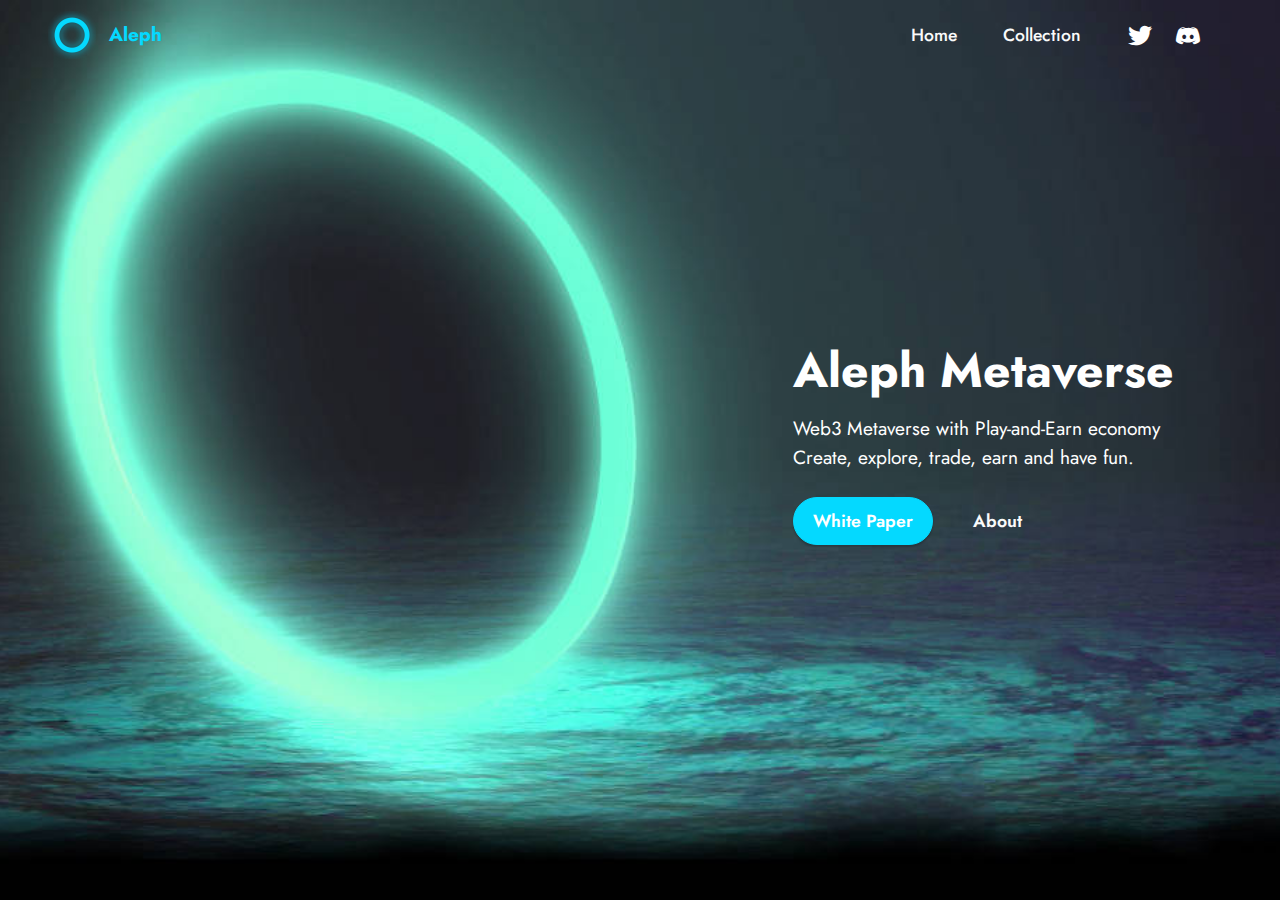
<file: index.html>
<!DOCTYPE html>
<html  >
<head>
  
  <meta charset="UTF-8">
  <meta http-equiv="X-UA-Compatible" content="IE=edge">
  
  <meta name="twitter:card" content="summary_large_image"/>
  <meta name="twitter:image:src" content="">
  <meta property="og:image" content="">
  <meta name="twitter:title" content="Aleph">
  <meta name="viewport" content="width=device-width, initial-scale=1, minimum-scale=1">
  <link rel="shortcut icon" href="assets/images/ava-4-96x96.png" type="image/x-icon">
  <meta name="description" content="">
  
  
  <title>Aleph</title>
  <link rel="stylesheet" href="assets/web/assets/mobirise-icons2/mobirise2.css">
  <link rel="stylesheet" href="assets/bootstrap/css/bootstrap.min.css">
  <link rel="stylesheet" href="assets/bootstrap/css/bootstrap-grid.min.css">
  <link rel="stylesheet" href="assets/bootstrap/css/bootstrap-reboot.min.css">
  <link rel="stylesheet" href="assets/dropdown/css/style.css">
  <link rel="stylesheet" href="assets/socicon/css/styles.css">
  <link rel="stylesheet" href="assets/theme/css/style.css">
  <link rel="preload" href="https://fonts.googleapis.com/css?family=Jost:100,200,300,400,500,600,700,800,900,100i,200i,300i,400i,500i,600i,700i,800i,900i&display=swap" as="style" onload="this.onload=null;this.rel='stylesheet'">
  <noscript><link rel="stylesheet" href="https://fonts.googleapis.com/css?family=Jost:100,200,300,400,500,600,700,800,900,100i,200i,300i,400i,500i,600i,700i,800i,900i&display=swap"></noscript>
  <link rel="preload" as="style" href="assets/mobirise/css/mbr-additional.css"><link rel="stylesheet" href="assets/mobirise/css/mbr-additional.css" type="text/css">
  
  
  
  
</head>
<body>
  
  <section data-bs-version="5.1" class="menu menu2 cid-teLNCfdiOb" once="menu" id="menu2-x">
    
    <nav class="navbar navbar-dropdown navbar-expand-lg">
        <div class="container-fluid">
            <div class="navbar-brand">
                <span class="navbar-logo">
                    <a href="https://aleph.zone">
                        <img src="assets/images/ava-4-96x96.png" alt="Mobirise Website Builder" style="height: 3rem;">
                    </a>
                </span>
                <span class="navbar-caption-wrap"><a class="navbar-caption text-primary display-7" href="http://aleph.zone">Aleph</a></span>
            </div>
            <button class="navbar-toggler" type="button" data-toggle="collapse" data-bs-toggle="collapse" data-target="#navbarSupportedContent" data-bs-target="#navbarSupportedContent" aria-controls="navbarNavAltMarkup" aria-expanded="false" aria-label="Toggle navigation">
                <div class="hamburger">
                    <span></span>
                    <span></span>
                    <span></span>
                    <span></span>
                </div>
            </button>
            <div class="collapse navbar-collapse" id="navbarSupportedContent">
                <ul class="navbar-nav nav-dropdown nav-right" data-app-modern-menu="true"><li class="nav-item"><a class="nav-link link text-white text-primary display-4" href="index.html">Home</a></li>
                    <li class="nav-item"><a class="nav-link link text-white text-primary display-4" href="collection.html">Collection</a></li></ul>
                <div class="icons-menu">
                    <a class="iconfont-wrapper" href="https://twitter.com/AlephZone" target="_blank">
                        <span class="p-2 mbr-iconfont socicon-twitter socicon"></span>
                    </a>
                    <a class="iconfont-wrapper" href="https://discord.com" target="_blank">
                        <span class="p-2 mbr-iconfont socicon-discord socicon"></span>
                    </a>
                    
                    
                </div>
                
            </div>
        </div>
    </nav>
</section>

<section data-bs-version="5.1" class="header4 cid-teIzM3bLLA mbr-fullscreen" id="header4-o">

    
    
    <div class="container">
        <div class="row">
            <div class="content-wrap">
                <h1 class="mbr-section-title mbr-fonts-style mbr-white mb-3 display-2"><strong>Aleph Metaverse</strong></h1>
                
                <p class="mbr-fonts-style mbr-text mbr-white mb-3 display-7">Web3 Metaverse with Play-and-Earn economy
<br>Create, explore, trade, earn and have fun.<br></p>

                <div class="mbr-section-btn"><a class="btn btn-primary display-4" href="http://aleph.zone">White Paper</a> <a class="btn btn-white-outline display-4" href="http://aleph.zone">About<br></a></div>
            </div>
        </div>
    </div>
</section><section><a href="https://mobiri.se"></a><a href="https://mobiri.se"></a></section><script src="assets/bootstrap/js/bootstrap.bundle.min.js"></script>  <script src="assets/smoothscroll/smooth-scroll.js"></script>  <script src="assets/ytplayer/index.js"></script>  <script src="assets/dropdown/js/navbar-dropdown.js"></script>  <script src="assets/theme/js/script.js"></script>  
  
  
</body>
</html>
</file>
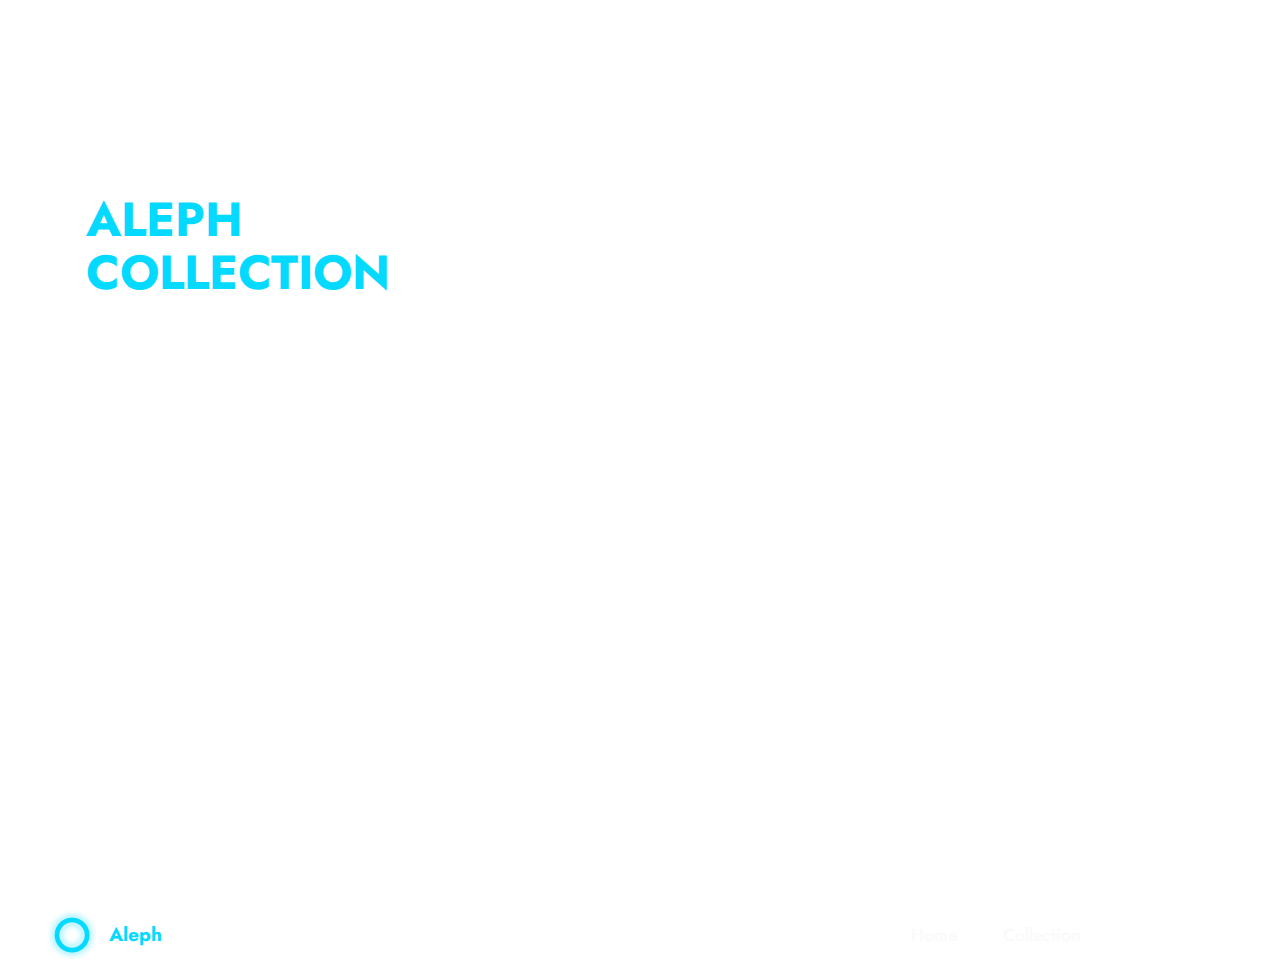
<file: collection.html>
<!DOCTYPE html>
<html  >
<head>
  
  <meta charset="UTF-8">
  <meta http-equiv="X-UA-Compatible" content="IE=edge">
  
  <meta name="twitter:card" content="summary_large_image"/>
  <meta name="twitter:image:src" content="">
  <meta property="og:image" content="">
  <meta name="twitter:title" content="Aleph Collection">
  <meta name="viewport" content="width=device-width, initial-scale=1, minimum-scale=1">
  <link rel="shortcut icon" href="assets/images/ava-4-96x96.png" type="image/x-icon">
  <meta name="description" content="">
  
  
  <title>Aleph Collection</title>
  <link rel="stylesheet" href="assets/web/assets/mobirise-icons2/mobirise2.css">
  <link rel="stylesheet" href="assets/bootstrap/css/bootstrap.min.css">
  <link rel="stylesheet" href="assets/bootstrap/css/bootstrap-grid.min.css">
  <link rel="stylesheet" href="assets/bootstrap/css/bootstrap-reboot.min.css">
  <link rel="stylesheet" href="assets/dropdown/css/style.css">
  <link rel="stylesheet" href="assets/socicon/css/styles.css">
  <link rel="stylesheet" href="assets/theme/css/style.css">
  <link rel="preload" href="https://fonts.googleapis.com/css?family=Jost:100,200,300,400,500,600,700,800,900,100i,200i,300i,400i,500i,600i,700i,800i,900i&display=swap" as="style" onload="this.onload=null;this.rel='stylesheet'">
  <noscript><link rel="stylesheet" href="https://fonts.googleapis.com/css?family=Jost:100,200,300,400,500,600,700,800,900,100i,200i,300i,400i,500i,600i,700i,800i,900i&display=swap"></noscript>
  <link rel="preload" as="style" href="assets/mobirise/css/mbr-additional.css"><link rel="stylesheet" href="assets/mobirise/css/mbr-additional.css" type="text/css">
  
  
  
  
</head>
<body>
  
  <section data-bs-version="5.1" class="header7 cid-tcj8sdZWg2 mbr-fullscreen" data-bg-video="https://vimeo.com/732411576" id="header7-f">

    

    

    <div class="text-right container">
        <div class="row">
            <div class="col-12 col-lg-5">
                <h1 class="mbr-section-title mbr-fonts-style mb-3 display-2"><strong>ALEPH COLLECTION</strong></h1>
                
                <p class="mbr-text mbr-fonts-style display-7">It's a hyperrealistic animated metahumans collection represents the synergy between the real world and metaverse.<br><br>The money earned from this collection will go to the development of the Aleph Metaverse.<br>
<br>All Aleph collection holders as a utility will receive many benefits: early access to the Aleph metaverse, access to closed events, as well as automatic earnings, and much more.<br><br><em>more information coming soon...</em><em><br></em></p>
                
            </div>
        </div>
    </div>
</section>

<section data-bs-version="5.1" class="menu menu2 cid-teLNCfdiOb" once="menu" id="menu2-x">
    
    <nav class="navbar navbar-dropdown navbar-expand-lg">
        <div class="container-fluid">
            <div class="navbar-brand">
                <span class="navbar-logo">
                    <a href="https://aleph.zone">
                        <img src="assets/images/ava-4-96x96.png" alt="Mobirise Website Builder" style="height: 3rem;">
                    </a>
                </span>
                <span class="navbar-caption-wrap"><a class="navbar-caption text-primary display-7" href="http://aleph.zone">Aleph</a></span>
            </div>
            <button class="navbar-toggler" type="button" data-toggle="collapse" data-bs-toggle="collapse" data-target="#navbarSupportedContent" data-bs-target="#navbarSupportedContent" aria-controls="navbarNavAltMarkup" aria-expanded="false" aria-label="Toggle navigation">
                <div class="hamburger">
                    <span></span>
                    <span></span>
                    <span></span>
                    <span></span>
                </div>
            </button>
            <div class="collapse navbar-collapse" id="navbarSupportedContent">
                <ul class="navbar-nav nav-dropdown nav-right" data-app-modern-menu="true"><li class="nav-item"><a class="nav-link link text-white text-primary display-4" href="index.html">Home</a></li>
                    <li class="nav-item"><a class="nav-link link text-white text-primary display-4" href="collection.html">Collection</a></li></ul>
                <div class="icons-menu">
                    <a class="iconfont-wrapper" href="https://twitter.com/AlephZone" target="_blank">
                        <span class="p-2 mbr-iconfont socicon-twitter socicon"></span>
                    </a>
                    <a class="iconfont-wrapper" href="https://discord.com" target="_blank">
                        <span class="p-2 mbr-iconfont socicon-discord socicon"></span>
                    </a>
                    
                    
                </div>
                
            </div>
        </div>
    </nav>
</section><section><a href="https://mobiri.se"></a><a href="https://mobiri.se"></a></section><script src="assets/bootstrap/js/bootstrap.bundle.min.js"></script>  <script src="assets/smoothscroll/smooth-scroll.js"></script>  <script src="assets/ytplayer/index.js"></script>  <script src="assets/vimeoplayer/player.js"></script>  <script src="assets/dropdown/js/navbar-dropdown.js"></script>  <script src="assets/theme/js/script.js"></script>  
  
  
</body>
</html>
</file>
<file: assets/web/assets/mobirise-icons2/mobirise2.css>
@font-face {
  font-family: 'Moririse2';
  font-display: swap;
  src:  url('mobirise2.eot?f2bix4');
  src:  url('mobirise2.eot?f2bix4#iefix') format('embedded-opentype'),
    url('mobirise2.ttf?f2bix4') format('truetype'),
    url('mobirise2.woff?f2bix4') format('woff'),
    url('mobirise2.svg?f2bix4#mobirise2') format('svg');
  font-weight: normal;
  font-style: normal;
}

[class^="mobi-"], [class*=" mobi-"] {
  /* use !important to prevent issues with browser extensions that change fonts */
  font-family: 'Moririse2' !important;
  speak: none;
  font-style: normal;
  font-weight: normal;
  font-variant: normal;
  text-transform: none;
  line-height: 1;

  /* Better Font Rendering =========== */
  -webkit-font-smoothing: antialiased;
  -moz-osx-font-smoothing: grayscale;
}

.mobi-mbri-add-submenu:before {
  content: "\e900";
}
.mobi-mbri-alert:before {
  content: "\e901";
}
.mobi-mbri-align-center:before {
  content: "\e902";
}
.mobi-mbri-align-justify:before {
  content: "\e903";
}
.mobi-mbri-align-left:before {
  content: "\e904";
}
.mobi-mbri-align-right:before {
  content: "\e905";
}
.mobi-mbri-android:before {
  content: "\e906";
}
.mobi-mbri-apple:before {
  content: "\e907";
}
.mobi-mbri-arrow-down:before {
  content: "\e908";
}
.mobi-mbri-arrow-next:before {
  content: "\e909";
}
.mobi-mbri-arrow-prev:before {
  content: "\e90a";
}
.mobi-mbri-arrow-up:before {
  content: "\e90b";
}
.mobi-mbri-bold:before {
  content: "\e90c";
}
.mobi-mbri-bookmark:before {
  content: "\e90d";
}
.mobi-mbri-bootstrap:before {
  content: "\e90e";
}
.mobi-mbri-briefcase:before {
  content: "\e90f";
}
.mobi-mbri-browse:before {
  content: "\e910";
}
.mobi-mbri-bulleted-list:before {
  content: "\e911";
}
.mobi-mbri-calendar:before {
  content: "\e912";
}
.mobi-mbri-camera:before {
  content: "\e913";
}
.mobi-mbri-cart-add:before {
  content: "\e914";
}
.mobi-mbri-cart-full:before {
  content: "\e915";
}
.mobi-mbri-cash:before {
  content: "\e916";
}
.mobi-mbri-change-style:before {
  content: "\e917";
}
.mobi-mbri-chat:before {
  content: "\e918";
}
.mobi-mbri-clock:before {
  content: "\e919";
}
.mobi-mbri-close:before {
  content: "\e91a";
}
.mobi-mbri-cloud:before {
  content: "\e91b";
}
.mobi-mbri-code:before {
  content: "\e91c";
}
.mobi-mbri-contact-form:before {
  content: "\e91d";
}
.mobi-mbri-credit-card:before {
  content: "\e91e";
}
.mobi-mbri-cursor-click:before {
  content: "\e91f";
}
.mobi-mbri-cust-feedback:before {
  content: "\e920";
}
.mobi-mbri-database:before {
  content: "\e921";
}
.mobi-mbri-delivery:before {
  content: "\e922";
}
.mobi-mbri-desktop:before {
  content: "\e923";
}
.mobi-mbri-devices:before {
  content: "\e924";
}
.mobi-mbri-down:before {
  content: "\e925";
}
.mobi-mbri-download-2:before {
  content: "\e926";
}
.mobi-mbri-download:before {
  content: "\e927";
}
.mobi-mbri-drag-n-drop-2:before {
  content: "\e928";
}
.mobi-mbri-drag-n-drop:before {
  content: "\e929";
}
.mobi-mbri-edit-2:before {
  content: "\e92a";
}
.mobi-mbri-edit:before {
  content: "\e92b";
}
.mobi-mbri-error:before {
  content: "\e92c";
}
.mobi-mbri-extension:before {
  content: "\e92d";
}
.mobi-mbri-features:before {
  content: "\e92e";
}
.mobi-mbri-file:before {
  content: "\e92f";
}
.mobi-mbri-flag:before {
  content: "\e930";
}
.mobi-mbri-folder:before {
  content: "\e931";
}
.mobi-mbri-gift:before {
  content: "\e932";
}
.mobi-mbri-github:before {
  content: "\e933";
}
.mobi-mbri-globe-2:before {
  content: "\e934";
}
.mobi-mbri-globe:before {
  content: "\e935";
}
.mobi-mbri-growing-chart:before {
  content: "\e936";
}
.mobi-mbri-hearth:before {
  content: "\e937";
}
.mobi-mbri-help:before {
  content: "\e938";
}
.mobi-mbri-home:before {
  content: "\e939";
}
.mobi-mbri-hot-cup:before {
  content: "\e93a";
}
.mobi-mbri-idea:before {
  content: "\e93b";
}
.mobi-mbri-image-gallery:before {
  content: "\e93c";
}
.mobi-mbri-image-slider:before {
  content: "\e93d";
}
.mobi-mbri-info:before {
  content: "\e93e";
}
.mobi-mbri-italic:before {
  content: "\e93f";
}
.mobi-mbri-key:before {
  content: "\e940";
}
.mobi-mbri-laptop:before {
  content: "\e941";
}
.mobi-mbri-layers:before {
  content: "\e942";
}
.mobi-mbri-left-right:before {
  content: "\e943";
}
.mobi-mbri-left:before {
  content: "\e944";
}
.mobi-mbri-letter:before {
  content: "\e945";
}
.mobi-mbri-like:before {
  content: "\e946";
}
.mobi-mbri-link:before {
  content: "\e947";
}
.mobi-mbri-lock:before {
  content: "\e948";
}
.mobi-mbri-login:before {
  content: "\e949";
}
.mobi-mbri-logout:before {
  content: "\e94a";
}
.mobi-mbri-magic-stick:before {
  content: "\e94b";
}
.mobi-mbri-map-pin:before {
  content: "\e94c";
}
.mobi-mbri-menu:before {
  content: "\e94d";
}
.mobi-mbri-mobile-2:before {
  content: "\e94e";
}
.mobi-mbri-mobile-horizontal:before {
  content: "\e94f";
}
.mobi-mbri-mobile:before {
  content: "\e950";
}
.mobi-mbri-mobirise:before {
  content: "\e951";
}
.mobi-mbri-more-horizontal:before {
  content: "\e952";
}
.mobi-mbri-more-vertical:before {
  content: "\e953";
}
.mobi-mbri-music:before {
  content: "\e954";
}
.mobi-mbri-new-file:before {
  content: "\e955";
}
.mobi-mbri-numbered-list:before {
  content: "\e956";
}
.mobi-mbri-opened-folder:before {
  content: "\e957";
}
.mobi-mbri-pages:before {
  content: "\e958";
}
.mobi-mbri-paper-plane:before {
  content: "\e959";
}
.mobi-mbri-paperclip:before {
  content: "\e95a";
}
.mobi-mbri-phone:before {
  content: "\e95b";
}
.mobi-mbri-photo:before {
  content: "\e95c";
}
.mobi-mbri-photos:before {
  content: "\e95d";
}
.mobi-mbri-pin:before {
  content: "\e95e";
}
.mobi-mbri-play:before {
  content: "\e95f";
}
.mobi-mbri-plus:before {
  content: "\e960";
}
.mobi-mbri-preview:before {
  content: "\e961";
}
.mobi-mbri-print:before {
  content: "\e962";
}
.mobi-mbri-protect:before {
  content: "\e963";
}
.mobi-mbri-question:before {
  content: "\e964";
}
.mobi-mbri-quote-left:before {
  content: "\e965";
}
.mobi-mbri-quote-right:before {
  content: "\e966";
}
.mobi-mbri-redo:before {
  content: "\e967";
}
.mobi-mbri-refresh:before {
  content: "\e968";
}
.mobi-mbri-responsive-2:before {
  content: "\e969";
}
.mobi-mbri-responsive:before {
  content: "\e96a";
}
.mobi-mbri-right:before {
  content: "\e96b";
}
.mobi-mbri-rocket:before {
  content: "\e96c";
}
.mobi-mbri-sad-face:before {
  content: "\e96d";
}
.mobi-mbri-sale:before {
  content: "\e96e";
}
.mobi-mbri-save:before {
  content: "\e96f";
}
.mobi-mbri-search:before {
  content: "\e970";
}
.mobi-mbri-setting-2:before {
  content: "\e971";
}
.mobi-mbri-setting-3:before {
  content: "\e972";
}
.mobi-mbri-setting:before {
  content: "\e973";
}
.mobi-mbri-share:before {
  content: "\e974";
}
.mobi-mbri-shopping-bag:before {
  content: "\e975";
}
.mobi-mbri-shopping-basket:before {
  content: "\e976";
}
.mobi-mbri-shopping-cart:before {
  content: "\e977";
}
.mobi-mbri-sites:before {
  content: "\e978";
}
.mobi-mbri-smile-face:before {
  content: "\e979";
}
.mobi-mbri-speed:before {
  content: "\e97a";
}
.mobi-mbri-star:before {
  content: "\e97b";
}
.mobi-mbri-success:before {
  content: "\e97c";
}
.mobi-mbri-sun:before {
  content: "\e97d";
}
.mobi-mbri-sun2:before {
  content: "\e97e";
}
.mobi-mbri-tablet-vertical:before {
  content: "\e97f";
}
.mobi-mbri-tablet:before {
  content: "\e980";
}
.mobi-mbri-target:before {
  content: "\e981";
}
.mobi-mbri-timer:before {
  content: "\e982";
}
.mobi-mbri-to-ftp:before {
  content: "\e983";
}
.mobi-mbri-to-local-drive:before {
  content: "\e984";
}
.mobi-mbri-touch-swipe:before {
  content: "\e985";
}
.mobi-mbri-touch:before {
  content: "\e986";
}
.mobi-mbri-trash:before {
  content: "\e987";
}
.mobi-mbri-underline:before {
  content: "\e988";
}
.mobi-mbri-undo:before {
  content: "\e989";
}
.mobi-mbri-unlink:before {
  content: "\e98a";
}
.mobi-mbri-unlock:before {
  content: "\e98b";
}
.mobi-mbri-up-down:before {
  content: "\e98c";
}
.mobi-mbri-up:before {
  content: "\e98d";
}
.mobi-mbri-update:before {
  content: "\e98e";
}
.mobi-mbri-upload-2:before {
  content: "\e98f";
}
.mobi-mbri-upload:before {
  content: "\e990";
}
.mobi-mbri-user-2:before {
  content: "\e991";
}
.mobi-mbri-user:before {
  content: "\e992";
}
.mobi-mbri-users:before {
  content: "\e993";
}
.mobi-mbri-video-play:before {
  content: "\e994";
}
.mobi-mbri-video:before {
  content: "\e995";
}
.mobi-mbri-watch:before {
  content: "\e996";
}
.mobi-mbri-website-theme-2:before {
  content: "\e997";
}
.mobi-mbri-website-theme:before {
  content: "\e998";
}
.mobi-mbri-wifi:before {
  content: "\e999";
}
.mobi-mbri-windows:before {
  content: "\e99a";
}
.mobi-mbri-zoom-in:before {
  content: "\e99b";
}
.mobi-mbri-zoom-out:before {
  content: "\e99c";
}
</file>
<file: assets/dropdown/css/style.css>
.navbar-dropdown {
  left: 0;
  padding: 0;
  position: absolute;
  right: 0;
  top: 0;
  transition: all 0.45s ease;
  z-index: 1030;
  background: #282828; }
  .navbar-dropdown .navbar-logo {
    margin-right: 0.8rem;
    transition: margin 0.3s ease-in-out;
    vertical-align: middle; }
    .navbar-dropdown .navbar-logo img {
      height: 3.125rem;
      transition: all 0.3s ease-in-out; }
    .navbar-dropdown .navbar-logo.mbr-iconfont {
      font-size: 3.125rem;
      line-height: 3.125rem; }
  .navbar-dropdown .navbar-caption {
    font-weight: 700;
    white-space: normal;
    vertical-align: -4px;
    line-height: 3.125rem !important; }
    .navbar-dropdown .navbar-caption, .navbar-dropdown .navbar-caption:hover {
      color: inherit;
      text-decoration: none; }
  .navbar-dropdown .mbr-iconfont + .navbar-caption {
    vertical-align: -1px; }
  .navbar-dropdown.navbar-fixed-top {
    position: fixed; }
  .navbar-dropdown .navbar-brand span {
    vertical-align: -4px; }
  .navbar-dropdown.bg-color.transparent {
    background: none; }
  .navbar-dropdown.navbar-short .navbar-brand {
    padding: 0.625rem 0; }
    .navbar-dropdown.navbar-short .navbar-brand span {
      vertical-align: -1px; }
  .navbar-dropdown.navbar-short .navbar-caption {
    line-height: 2.375rem !important;
    vertical-align: -2px; }
  .navbar-dropdown.navbar-short .navbar-logo {
    margin-right: 0.5rem; }
    .navbar-dropdown.navbar-short .navbar-logo img {
      height: 2.375rem; }
    .navbar-dropdown.navbar-short .navbar-logo.mbr-iconfont {
      font-size: 2.375rem;
      line-height: 2.375rem; }
  .navbar-dropdown.navbar-short .mbr-table-cell {
    height: 3.625rem; }
  .navbar-dropdown .navbar-close {
    left: 0.6875rem;
    position: fixed;
    top: 0.75rem;
    z-index: 1000; }
  .navbar-dropdown .hamburger-icon {
    content: "";
    display: inline-block;
    vertical-align: middle;
    width: 16px;
    -webkit-box-shadow: 0 -6px 0 1px #282828,0 0 0 1px #282828,0 6px 0 1px #282828;
    -moz-box-shadow: 0 -6px 0 1px #282828,0 0 0 1px #282828,0 6px 0 1px #282828;
    box-shadow: 0 -6px 0 1px #282828,0 0 0 1px #282828,0 6px 0 1px #282828; }

.dropdown-menu .dropdown-toggle[data-toggle="dropdown-submenu"]::after {
  border-bottom: 0.35em solid transparent;
  border-left: 0.35em solid;
  border-right: 0;
  border-top: 0.35em solid transparent;
  margin-left: 0.3rem; }

.dropdown-menu .dropdown-item:focus {
  outline: 0; }

.nav-dropdown {
  font-size: 0.75rem;
  font-weight: 500;
  height: auto !important; }
  .nav-dropdown .nav-btn {
    padding-left: 1rem; }
  .nav-dropdown .link {
    margin: .667em 1.667em;
    font-weight: 500;
    padding: 0;
    transition: color .2s ease-in-out; }
    .nav-dropdown .link.dropdown-toggle {
      margin-right: 2.583em; }
      .nav-dropdown .link.dropdown-toggle::after {
        margin-left: .25rem;
        border-top: 0.35em solid;
        border-right: 0.35em solid transparent;
        border-left: 0.35em solid transparent;
        border-bottom: 0; }
      .nav-dropdown .link.dropdown-toggle[aria-expanded="true"] {
        margin: 0;
        padding: 0.667em 3.263em  0.667em 1.667em; }
  .nav-dropdown .link::after,
  .nav-dropdown .dropdown-item::after {
    color: inherit; }
  .nav-dropdown .btn {
    font-size: 0.75rem;
    font-weight: 700;
    letter-spacing: 0;
    margin-bottom: 0;
    padding-left: 1.25rem;
    padding-right: 1.25rem; }
  .nav-dropdown .dropdown-menu {
    border-radius: 0;
    border: 0;
    left: 0;
    margin: 0;
    padding-bottom: 1.25rem;
    padding-top: 1.25rem;
    position: relative; }
  .nav-dropdown .dropdown-submenu {
    margin-left: 0.125rem;
    top: 0; }
  .nav-dropdown .dropdown-item {
    font-weight: 500;
    line-height: 2;
    padding: 0.3846em 4.615em 0.3846em 1.5385em;
    position: relative;
    transition: color .2s ease-in-out, background-color .2s ease-in-out; }
    .nav-dropdown .dropdown-item::after {
      margin-top: -0.3077em;
      position: absolute;
      right: 1.1538em;
      top: 50%; }
    .nav-dropdown .dropdown-item:focus, .nav-dropdown .dropdown-item:hover {
      background: none; }

@media (max-width: 767px) {
  .nav-dropdown.navbar-toggleable-sm {
    bottom: 0;
    display: none;
    left: 0;
    overflow-x: hidden;
    position: fixed;
    top: 0;
    transform: translateX(-100%);
    -ms-transform: translateX(-100%);
    -webkit-transform: translateX(-100%);
    width: 18.75rem;
    z-index: 999; } }
.nav-dropdown.navbar-toggleable-xl {
  bottom: 0;
  display: none;
  left: 0;
  overflow-x: hidden;
  position: fixed;
  top: 0;
  transform: translateX(-100%);
  -ms-transform: translateX(-100%);
  -webkit-transform: translateX(-100%);
  width: 18.75rem;
  z-index: 999; }

.nav-dropdown-sm {
  display: block !important;
  overflow-x: hidden;
  overflow: auto;
  padding-top: 3.875rem; }
  .nav-dropdown-sm::after {
    content: "";
    display: block;
    height: 3rem;
    width: 100%; }
  .nav-dropdown-sm.collapse.in ~ .navbar-close {
    display: block !important; }
  .nav-dropdown-sm.collapsing, .nav-dropdown-sm.collapse.in {
    transform: translateX(0);
    -ms-transform: translateX(0);
    -webkit-transform: translateX(0);
    transition: all 0.25s ease-out;
    -webkit-transition: all 0.25s ease-out;
    background: #282828; }
  .nav-dropdown-sm.collapsing[aria-expanded="false"] {
    transform: translateX(-100%);
    -ms-transform: translateX(-100%);
    -webkit-transform: translateX(-100%); }
  .nav-dropdown-sm .nav-item {
    display: block;
    margin-left: 0 !important;
    padding-left: 0; }
  .nav-dropdown-sm .link,
  .nav-dropdown-sm .dropdown-item {
    border-top: 1px dotted rgba(255, 255, 255, 0.1);
    font-size: 0.8125rem;
    line-height: 1.6;
    margin: 0 !important;
    padding: 0.875rem 2.4rem 0.875rem 1.5625rem !important;
    position: relative;
    white-space: normal; }
    .nav-dropdown-sm .link:focus, .nav-dropdown-sm .link:hover,
    .nav-dropdown-sm .dropdown-item:focus,
    .nav-dropdown-sm .dropdown-item:hover {
      background: rgba(0, 0, 0, 0.2) !important;
      color: #c0a375; }
  .nav-dropdown-sm .nav-btn {
    position: relative;
    padding: 1.5625rem 1.5625rem 0 1.5625rem; }
    .nav-dropdown-sm .nav-btn::before {
      border-top: 1px dotted rgba(255, 255, 255, 0.1);
      content: "";
      left: 0;
      position: absolute;
      top: 0;
      width: 100%; }
    .nav-dropdown-sm .nav-btn + .nav-btn {
      padding-top: 0.625rem; }
      .nav-dropdown-sm .nav-btn + .nav-btn::before {
        display: none; }
  .nav-dropdown-sm .btn {
    padding: 0.625rem 0; }
  .nav-dropdown-sm .dropdown-toggle[data-toggle="dropdown-submenu"]::after {
    margin-left: .25rem;
    border-top: 0.35em solid;
    border-right: 0.35em solid transparent;
    border-left: 0.35em solid transparent;
    border-bottom: 0; }
  .nav-dropdown-sm .dropdown-toggle[data-toggle="dropdown-submenu"][aria-expanded="true"]::after {
    border-top: 0;
    border-right: 0.35em solid transparent;
    border-left: 0.35em solid transparent;
    border-bottom: 0.35em solid; }
  .nav-dropdown-sm .dropdown-menu {
    margin: 0;
    padding: 0;
    position: relative;
    top: 0;
    left: 0;
    width: 100%;
    border: 0;
    float: none;
    border-radius: 0;
    background: none; }
  .nav-dropdown-sm .dropdown-submenu {
    left: 100%;
    margin-left: 0.125rem;
    margin-top: -1.25rem;
    top: 0; }

.navbar-toggleable-sm .nav-dropdown .dropdown-menu {
  position: absolute; }

.navbar-toggleable-sm .nav-dropdown .dropdown-submenu {
  left: 100%;
  margin-left: 0.125rem;
  margin-top: -1.25rem;
  top: 0; }

.navbar-toggleable-sm.opened .nav-dropdown .dropdown-menu {
  position: relative; }

.navbar-toggleable-sm.opened .nav-dropdown .dropdown-submenu {
  left: 0;
  margin-left: 00rem;
  margin-top: 0rem;
  top: 0; }

.is-builder .nav-dropdown.collapsing {
  transition: none !important; }
</file>
<file: assets/socicon/css/styles.css>
@charset "UTF-8";

@font-face {
  font-family: 'Socicon';
  src:  url('../fonts/socicon.eot');
  src:  url('../fonts/socicon.eot?#iefix') format('embedded-opentype'),
    url('../fonts/socicon.woff2') format('woff2'),
    url('../fonts/socicon.ttf') format('truetype'),
    url('../fonts/socicon.woff') format('woff'),
    url('../fonts/socicon.svg#socicon') format('svg');
  font-weight: normal;
  font-style: normal;
  font-display: swap;
}

[data-icon]:before {
  font-family: "socicon" !important;
  content: attr(data-icon);
  font-style: normal !important;
  font-weight: normal !important;
  font-variant: normal !important;
  text-transform: none !important;
  speak: none;
  line-height: 1;
  -webkit-font-smoothing: antialiased;
  -moz-osx-font-smoothing: grayscale;
}

[class^="socicon-"], [class*=" socicon-"] {
  /* use !important to prevent issues with browser extensions that change fonts */
  font-family: 'Socicon' !important;
  speak: none;
  font-style: normal;
  font-weight: normal;
  font-variant: normal;
  text-transform: none;
  line-height: 1;

  /* Better Font Rendering =========== */
  -webkit-font-smoothing: antialiased;
  -moz-osx-font-smoothing: grayscale;
}

.socicon-eitaa:before {
  content: "\e97c";
}
.socicon-soroush:before {
  content: "\e97d";
}
.socicon-bale:before {
  content: "\e97e";
}
.socicon-zazzle:before {
  content: "\e97b";
}
.socicon-society6:before {
  content: "\e97a";
}
.socicon-redbubble:before {
  content: "\e979";
}
.socicon-avvo:before {
  content: "\e978";
}
.socicon-stitcher:before {
  content: "\e977";
}
.socicon-googlehangouts:before {
  content: "\e974";
}
.socicon-dlive:before {
  content: "\e975";
}
.socicon-vsco:before {
  content: "\e976";
}
.socicon-flipboard:before {
  content: "\e973";
}
.socicon-ubuntu:before {
  content: "\e958";
}
.socicon-artstation:before {
  content: "\e959";
}
.socicon-invision:before {
  content: "\e95a";
}
.socicon-torial:before {
  content: "\e95b";
}
.socicon-collectorz:before {
  content: "\e95c";
}
.socicon-seenthis:before {
  content: "\e95d";
}
.socicon-googleplaymusic:before {
  content: "\e95e";
}
.socicon-debian:before {
  content: "\e95f";
}
.socicon-filmfreeway:before {
  content: "\e960";
}
.socicon-gnome:before {
  content: "\e961";
}
.socicon-itchio:before {
  content: "\e962";
}
.socicon-jamendo:before {
  content: "\e963";
}
.socicon-mix:before {
  content: "\e964";
}
.socicon-sharepoint:before {
  content: "\e965";
}
.socicon-tinder:before {
  content: "\e966";
}
.socicon-windguru:before {
  content: "\e967";
}
.socicon-cdbaby:before {
  content: "\e968";
}
.socicon-elementaryos:before {
  content: "\e969";
}
.socicon-stage32:before {
  content: "\e96a";
}
.socicon-tiktok:before {
  content: "\e96b";
}
.socicon-gitter:before {
  content: "\e96c";
}
.socicon-letterboxd:before {
  content: "\e96d";
}
.socicon-threema:before {
  content: "\e96e";
}
.socicon-splice:before {
  content: "\e96f";
}
.socicon-metapop:before {
  content: "\e970";
}
.socicon-naver:before {
  content: "\e971";
}
.socicon-remote:before {
  content: "\e972";
}
.socicon-internet:before {
  content: "\e957";
}
.socicon-moddb:before {
  content: "\e94b";
}
.socicon-indiedb:before {
  content: "\e94c";
}
.socicon-traxsource:before {
  content: "\e94d";
}
.socicon-gamefor:before {
  content: "\e94e";
}
.socicon-pixiv:before {
  content: "\e94f";
}
.socicon-myanimelist:before {
  content: "\e950";
}
.socicon-blackberry:before {
  content: "\e951";
}
.socicon-wickr:before {
  content: "\e952";
}
.socicon-spip:before {
  content: "\e953";
}
.socicon-napster:before {
  content: "\e954";
}
.socicon-beatport:before {
  content: "\e955";
}
.socicon-hackerone:before {
  content: "\e956";
}
.socicon-hackernews:before {
  content: "\e946";
}
.socicon-smashwords:before {
  content: "\e947";
}
.socicon-kobo:before {
  content: "\e948";
}
.socicon-bookbub:before {
  content: "\e949";
}
.socicon-mailru:before {
  content: "\e94a";
}
.socicon-gitlab:before {
  content: "\e945";
}
.socicon-instructables:before {
  content: "\e944";
}
.socicon-portfolio:before {
  content: "\e943";
}
.socicon-codered:before {
  content: "\e940";
}
.socicon-origin:before {
  content: "\e941";
}
.socicon-nextdoor:before {
  content: "\e942";
}
.socicon-udemy:before {
  content: "\e93f";
}
.socicon-livemaster:before {
  content: "\e93e";
}
.socicon-crunchbase:before {
  content: "\e93b";
}
.socicon-homefy:before {
  content: "\e93c";
}
.socicon-calendly:before {
  content: "\e93d";
}
.socicon-realtor:before {
  content: "\e90f";
}
.socicon-tidal:before {
  content: "\e910";
}
.socicon-qobuz:before {
  content: "\e911";
}
.socicon-natgeo:before {
  content: "\e912";
}
.socicon-mastodon:before {
  content: "\e913";
}
.socicon-unsplash:before {
  content: "\e914";
}
.socicon-homeadvisor:before {
  content: "\e915";
}
.socicon-angieslist:before {
  content: "\e916";
}
.socicon-codepen:before {
  content: "\e917";
}
.socicon-slack:before {
  content: "\e918";
}
.socicon-openaigym:before {
  content: "\e919";
}
.socicon-logmein:before {
  content: "\e91a";
}
.socicon-fiverr:before {
  content: "\e91b";
}
.socicon-gotomeeting:before {
  content: "\e91c";
}
.socicon-aliexpress:before {
  content: "\e91d";
}
.socicon-guru:before {
  content: "\e91e";
}
.socicon-appstore:before {
  content: "\e91f";
}
.socicon-homes:before {
  content: "\e920";
}
.socicon-zoom:before {
  content: "\e921";
}
.socicon-alibaba:before {
  content: "\e922";
}
.socicon-craigslist:before {
  content: "\e923";
}
.socicon-wix:before {
  content: "\e924";
}
.socicon-redfin:before {
  content: "\e925";
}
.socicon-googlecalendar:before {
  content: "\e926";
}
.socicon-shopify:before {
  content: "\e927";
}
.socicon-freelancer:before {
  content: "\e928";
}
.socicon-seedrs:before {
  content: "\e929";
}
.socicon-bing:before {
  content: "\e92a";
}
.socicon-doodle:before {
  content: "\e92b";
}
.socicon-bonanza:before {
  content: "\e92c";
}
.socicon-squarespace:before {
  content: "\e92d";
}
.socicon-toptal:before {
  content: "\e92e";
}
.socicon-gust:before {
  content: "\e92f";
}
.socicon-ask:before {
  content: "\e930";
}
.socicon-trulia:before {
  content: "\e931";
}
.socicon-loomly:before {
  content: "\e932";
}
.socicon-ghost:before {
  content: "\e933";
}
.socicon-upwork:before {
  content: "\e934";
}
.socicon-fundable:before {
  content: "\e935";
}
.socicon-booking:before {
  content: "\e936";
}
.socicon-googlemaps:before {
  content: "\e937";
}
.socicon-zillow:before {
  content: "\e938";
}
.socicon-niconico:before {
  content: "\e939";
}
.socicon-toneden:before {
  content: "\e93a";
}
.socicon-augment:before {
  content: "\e908";
}
.socicon-bitbucket:before {
  content: "\e909";
}
.socicon-fyuse:before {
  content: "\e90a";
}
.socicon-yt-gaming:before {
  content: "\e90b";
}
.socicon-sketchfab:before {
  content: "\e90c";
}
.socicon-mobcrush:before {
  content: "\e90d";
}
.socicon-microsoft:before {
  content: "\e90e";
}
.socicon-pandora:before {
  content: "\e907";
}
.socicon-messenger:before {
  content: "\e906";
}
.socicon-gamewisp:before {
  content: "\e905";
}
.socicon-bloglovin:before {
  content: "\e904";
}
.socicon-tunein:before {
  content: "\e903";
}
.socicon-gamejolt:before {
  content: "\e901";
}
.socicon-trello:before {
  content: "\e902";
}
.socicon-spreadshirt:before {
  content: "\e900";
}
.socicon-500px:before {
  content: "\e000";
}
.socicon-8tracks:before {
  content: "\e001";
}
.socicon-airbnb:before {
  content: "\e002";
}
.socicon-alliance:before {
  content: "\e003";
}
.socicon-amazon:before {
  content: "\e004";
}
.socicon-amplement:before {
  content: "\e005";
}
.socicon-android:before {
  content: "\e006";
}
.socicon-angellist:before {
  content: "\e007";
}
.socicon-apple:before {
  content: "\e008";
}
.socicon-appnet:before {
  content: "\e009";
}
.socicon-baidu:before {
  content: "\e00a";
}
.socicon-bandcamp:before {
  content: "\e00b";
}
.socicon-battlenet:before {
  content: "\e00c";
}
.socicon-mixer:before {
  content: "\e00d";
}
.socicon-bebee:before {
  content: "\e00e";
}
.socicon-bebo:before {
  content: "\e00f";
}
.socicon-behance:before {
  content: "\e010";
}
.socicon-blizzard:before {
  content: "\e011";
}
.socicon-blogger:before {
  content: "\e012";
}
.socicon-buffer:before {
  content: "\e013";
}
.socicon-chrome:before {
  content: "\e014";
}
.socicon-coderwall:before {
  content: "\e015";
}
.socicon-curse:before {
  content: "\e016";
}
.socicon-dailymotion:before {
  content: "\e017";
}
.socicon-deezer:before {
  content: "\e018";
}
.socicon-delicious:before {
  content: "\e019";
}
.socicon-deviantart:before {
  content: "\e01a";
}
.socicon-diablo:before {
  content: "\e01b";
}
.socicon-digg:before {
  content: "\e01c";
}
.socicon-discord:before {
  content: "\e01d";
}
.socicon-disqus:before {
  content: "\e01e";
}
.socicon-douban:before {
  content: "\e01f";
}
.socicon-draugiem:before {
  content: "\e020";
}
.socicon-dribbble:before {
  content: "\e021";
}
.socicon-drupal:before {
  content: "\e022";
}
.socicon-ebay:before {
  content: "\e023";
}
.socicon-ello:before {
  content: "\e024";
}
.socicon-endomodo:before {
  content: "\e025";
}
.socicon-envato:before {
  content: "\e026";
}
.socicon-etsy:before {
  content: "\e027";
}
.socicon-facebook:before {
  content: "\e028";
}
.socicon-feedburner:before {
  content: "\e029";
}
.socicon-filmweb:before {
  content: "\e02a";
}
.socicon-firefox:before {
  content: "\e02b";
}
.socicon-flattr:before {
  content: "\e02c";
}
.socicon-flickr:before {
  content: "\e02d";
}
.socicon-formulr:before {
  content: "\e02e";
}
.socicon-forrst:before {
  content: "\e02f";
}
.socicon-foursquare:before {
  content: "\e030";
}
.socicon-friendfeed:before {
  content: "\e031";
}
.socicon-github:before {
  content: "\e032";
}
.socicon-goodreads:before {
  content: "\e033";
}
.socicon-google:before {
  content: "\e034";
}
.socicon-googlescholar:before {
  content: "\e035";
}
.socicon-googlegroups:before {
  content: "\e036";
}
.socicon-googlephotos:before {
  content: "\e037";
}
.socicon-googleplus:before {
  content: "\e038";
}
.socicon-grooveshark:before {
  content: "\e039";
}
.socicon-hackerrank:before {
  content: "\e03a";
}
.socicon-hearthstone:before {
  content: "\e03b";
}
.socicon-hellocoton:before {
  content: "\e03c";
}
.socicon-heroes:before {
  content: "\e03d";
}
.socicon-smashcast:before {
  content: "\e03e";
}
.socicon-horde:before {
  content: "\e03f";
}
.socicon-houzz:before {
  content: "\e040";
}
.socicon-icq:before {
  content: "\e041";
}
.socicon-identica:before {
  content: "\e042";
}
.socicon-imdb:before {
  content: "\e043";
}
.socicon-instagram:before {
  content: "\e044";
}
.socicon-issuu:before {
  content: "\e045";
}
.socicon-istock:before {
  content: "\e046";
}
.socicon-itunes:before {
  content: "\e047";
}
.socicon-keybase:before {
  content: "\e048";
}
.socicon-lanyrd:before {
  content: "\e049";
}
.socicon-lastfm:before {
  content: "\e04a";
}
.socicon-line:before {
  content: "\e04b";
}
.socicon-linkedin:before {
  content: "\e04c";
}
.socicon-livejournal:before {
  content: "\e04d";
}
.socicon-lyft:before {
  content: "\e04e";
}
.socicon-macos:before {
  content: "\e04f";
}
.socicon-mail:before {
  content: "\e050";
}
.socicon-medium:before {
  content: "\e051";
}
.socicon-meetup:before {
  content: "\e052";
}
.socicon-mixcloud:before {
  content: "\e053";
}
.socicon-modelmayhem:before {
  content: "\e054";
}
.socicon-mumble:before {
  content: "\e055";
}
.socicon-myspace:before {
  content: "\e056";
}
.socicon-newsvine:before {
  content: "\e057";
}
.socicon-nintendo:before {
  content: "\e058";
}
.socicon-npm:before {
  content: "\e059";
}
.socicon-odnoklassniki:before {
  content: "\e05a";
}
.socicon-openid:before {
  content: "\e05b";
}
.socicon-opera:before {
  content: "\e05c";
}
.socicon-outlook:before {
  content: "\e05d";
}
.socicon-overwatch:before {
  content: "\e05e";
}
.socicon-patreon:before {
  content: "\e05f";
}
.socicon-paypal:before {
  content: "\e060";
}
.socicon-periscope:before {
  content: "\e061";
}
.socicon-persona:before {
  content: "\e062";
}
.socicon-pinterest:before {
  content: "\e063";
}
.socicon-play:before {
  content: "\e064";
}
.socicon-player:before {
  content: "\e065";
}
.socicon-playstation:before {
  content: "\e066";
}
.socicon-pocket:before {
  content: "\e067";
}
.socicon-qq:before {
  content: "\e068";
}
.socicon-quora:before {
  content: "\e069";
}
.socicon-raidcall:before {
  content: "\e06a";
}
.socicon-ravelry:before {
  content: "\e06b";
}
.socicon-reddit:before {
  content: "\e06c";
}
.socicon-renren:before {
  content: "\e06d";
}
.socicon-researchgate:before {
  content: "\e06e";
}
.socicon-residentadvisor:before {
  content: "\e06f";
}
.socicon-reverbnation:before {
  content: "\e070";
}
.socicon-rss:before {
  content: "\e071";
}
.socicon-sharethis:before {
  content: "\e072";
}
.socicon-skype:before {
  content: "\e073";
}
.socicon-slideshare:before {
  content: "\e074";
}
.socicon-smugmug:before {
  content: "\e075";
}
.socicon-snapchat:before {
  content: "\e076";
}
.socicon-songkick:before {
  content: "\e077";
}
.socicon-soundcloud:before {
  content: "\e078";
}
.socicon-spotify:before {
  content: "\e079";
}
.socicon-stackexchange:before {
  content: "\e07a";
}
.socicon-stackoverflow:before {
  content: "\e07b";
}
.socicon-starcraft:before {
  content: "\e07c";
}
.socicon-stayfriends:before {
  content: "\e07d";
}
.socicon-steam:before {
  content: "\e07e";
}
.socicon-storehouse:before {
  content: "\e07f";
}
.socicon-strava:before {
  content: "\e080";
}
.socicon-streamjar:before {
  content: "\e081";
}
.socicon-stumbleupon:before {
  content: "\e082";
}
.socicon-swarm:before {
  content: "\e083";
}
.socicon-teamspeak:before {
  content: "\e084";
}
.socicon-teamviewer:before {
  content: "\e085";
}
.socicon-technorati:before {
  content: "\e086";
}
.socicon-telegram:before {
  content: "\e087";
}
.socicon-tripadvisor:before {
  content: "\e088";
}
.socicon-tripit:before {
  content: "\e089";
}
.socicon-triplej:before {
  content: "\e08a";
}
.socicon-tumblr:before {
  content: "\e08b";
}
.socicon-twitch:before {
  content: "\e08c";
}
.socicon-twitter:before {
  content: "\e08d";
}
.socicon-uber:before {
  content: "\e08e";
}
.socicon-ventrilo:before {
  content: "\e08f";
}
.socicon-viadeo:before {
  content: "\e090";
}
.socicon-viber:before {
  content: "\e091";
}
.socicon-viewbug:before {
  content: "\e092";
}
.socicon-vimeo:before {
  content: "\e093";
}
.socicon-vine:before {
  content: "\e094";
}
.socicon-vkontakte:before {
  content: "\e095";
}
.socicon-warcraft:before {
  content: "\e096";
}
.socicon-wechat:before {
  content: "\e097";
}
.socicon-weibo:before {
  content: "\e098";
}
.socicon-whatsapp:before {
  content: "\e099";
}
.socicon-wikipedia:before {
  content: "\e09a";
}
.socicon-windows:before {
  content: "\e09b";
}
.socicon-wordpress:before {
  content: "\e09c";
}
.socicon-wykop:before {
  content: "\e09d";
}
.socicon-xbox:before {
  content: "\e09e";
}
.socicon-xing:before {
  content: "\e09f";
}
.socicon-yahoo:before {
  content: "\e0a0";
}
.socicon-yammer:before {
  content: "\e0a1";
}
.socicon-yandex:before {
  content: "\e0a2";
}
.socicon-yelp:before {
  content: "\e0a3";
}
.socicon-younow:before {
  content: "\e0a4";
}
.socicon-youtube:before {
  content: "\e0a5";
}
.socicon-zapier:before {
  content: "\e0a6";
}
.socicon-zerply:before {
  content: "\e0a7";
}
.socicon-zomato:before {
  content: "\e0a8";
}
.socicon-zynga:before {
  content: "\e0a9";
}
</file>
<file: assets/theme/css/style.css>
@charset "UTF-8";
section {
  background-color: #ffffff;
}

body {
  font-style: normal;
  line-height: 1.5;
  font-weight: 400;
  color: #232323;
  position: relative;
}

button {
  background-color: transparent;
  border-color: transparent;
}

section,
.container,
.container-fluid {
  position: relative;
  word-wrap: break-word;
}

a.mbr-iconfont:hover {
  text-decoration: none;
}

.article .lead p,
.article .lead ul,
.article .lead ol,
.article .lead pre,
.article .lead blockquote {
  margin-bottom: 0;
}

a {
  font-style: normal;
  font-weight: 400;
  cursor: pointer;
}
a, a:hover {
  text-decoration: none;
}

.mbr-section-title {
  font-style: normal;
  line-height: 1.3;
}

.mbr-section-subtitle {
  line-height: 1.3;
}

.mbr-text {
  font-style: normal;
  line-height: 1.7;
}

h1,
h2,
h3,
h4,
h5,
h6,
.display-1,
.display-2,
.display-4,
.display-5,
.display-7,
span,
p,
a {
  line-height: 1;
  word-break: break-word;
  word-wrap: break-word;
  font-weight: 400;
}

b,
strong {
  font-weight: bold;
}

input:-webkit-autofill, input:-webkit-autofill:hover, input:-webkit-autofill:focus, input:-webkit-autofill:active {
  transition-delay: 9999s;
  -webkit-transition-property: background-color, color;
  transition-property: background-color, color;
}

textarea[type=hidden] {
  display: none;
}

section {
  background-position: 50% 50%;
  background-repeat: no-repeat;
  background-size: cover;
}
section .mbr-background-video,
section .mbr-background-video-preview {
  position: absolute;
  bottom: 0;
  left: 0;
  right: 0;
  top: 0;
}

.hidden {
  visibility: hidden;
}

.mbr-z-index20 {
  z-index: 20;
}

/*! Base colors */
.mbr-white {
  color: #ffffff;
}

.mbr-black {
  color: #111111;
}

.mbr-bg-white {
  background-color: #ffffff;
}

.mbr-bg-black {
  background-color: #000000;
}

/*! Text-aligns */
.align-left {
  text-align: left;
}

.align-center {
  text-align: center;
}

.align-right {
  text-align: right;
}

/*! Font-weight  */
.mbr-light {
  font-weight: 300;
}

.mbr-regular {
  font-weight: 400;
}

.mbr-semibold {
  font-weight: 500;
}

.mbr-bold {
  font-weight: 700;
}

/*! Media  */
.media-content {
  flex-basis: 100%;
}

.media-container-row {
  display: flex;
  flex-direction: row;
  flex-wrap: wrap;
  justify-content: center;
  align-content: center;
  align-items: start;
}
.media-container-row .media-size-item {
  width: 400px;
}

.media-container-column {
  display: flex;
  flex-direction: column;
  flex-wrap: wrap;
  justify-content: center;
  align-content: center;
  align-items: stretch;
}
.media-container-column > * {
  width: 100%;
}

@media (min-width: 992px) {
  .media-container-row {
    flex-wrap: nowrap;
  }
}
figure {
  margin-bottom: 0;
  overflow: hidden;
}

figure[mbr-media-size] {
  transition: width 0.1s;
}

img,
iframe {
  display: block;
  width: 100%;
}

.card {
  background-color: transparent;
  border: none;
}

.card-box {
  width: 100%;
}

.card-img {
  text-align: center;
  flex-shrink: 0;
  -webkit-flex-shrink: 0;
}

.media {
  max-width: 100%;
  margin: 0 auto;
}

.mbr-figure {
  align-self: center;
}

.media-container > div {
  max-width: 100%;
}

.mbr-figure img,
.card-img img {
  width: 100%;
}

@media (max-width: 991px) {
  .media-size-item {
    width: auto !important;
  }

  .media {
    width: auto;
  }

  .mbr-figure {
    width: 100% !important;
  }
}
/*! Buttons */
.mbr-section-btn {
  margin-left: -0.6rem;
  margin-right: -0.6rem;
  font-size: 0;
}

.btn {
  font-weight: 600;
  border-width: 1px;
  font-style: normal;
  margin: 0.6rem 0.6rem;
  white-space: normal;
  transition: all 0.2s ease-in-out;
  display: inline-flex;
  align-items: center;
  justify-content: center;
  word-break: break-word;
}

.btn-sm {
  font-weight: 600;
  letter-spacing: 0px;
  transition: all 0.3s ease-in-out;
}

.btn-md {
  font-weight: 600;
  letter-spacing: 0px;
  transition: all 0.3s ease-in-out;
}

.btn-lg {
  font-weight: 600;
  letter-spacing: 0px;
  transition: all 0.3s ease-in-out;
}

.btn-form {
  margin: 0;
}
.btn-form:hover {
  cursor: pointer;
}

nav .mbr-section-btn {
  margin-left: 0rem;
  margin-right: 0rem;
}

/*! Btn icon margin */
.btn .mbr-iconfont,
.btn.btn-sm .mbr-iconfont {
  order: 1;
  cursor: pointer;
  margin-left: 0.5rem;
  vertical-align: sub;
}

.btn.btn-md .mbr-iconfont,
.btn.btn-md .mbr-iconfont {
  margin-left: 0.8rem;
}

.mbr-regular {
  font-weight: 400;
}

.mbr-semibold {
  font-weight: 500;
}

.mbr-bold {
  font-weight: 700;
}

[type=submit] {
  -webkit-appearance: none;
}

/*! Full-screen */
.mbr-fullscreen .mbr-overlay {
  min-height: 100vh;
}

.mbr-fullscreen {
  display: flex;
  display: -moz-flex;
  display: -ms-flex;
  display: -o-flex;
  align-items: center;
  min-height: 100vh;
  padding-top: 3rem;
  padding-bottom: 3rem;
}

/*! Map */
.map {
  height: 25rem;
  position: relative;
}
.map iframe {
  width: 100%;
  height: 100%;
}

/*! Scroll to top arrow */
.mbr-arrow-up {
  bottom: 25px;
  right: 90px;
  position: fixed;
  text-align: right;
  z-index: 5000;
  color: #ffffff;
  font-size: 22px;
}

.mbr-arrow-up a {
  background: rgba(0, 0, 0, 0.2);
  border-radius: 50%;
  color: #fff;
  display: inline-block;
  height: 60px;
  width: 60px;
  border: 2px solid #fff;
  outline-style: none !important;
  position: relative;
  text-decoration: none;
  transition: all 0.3s ease-in-out;
  cursor: pointer;
  text-align: center;
}
.mbr-arrow-up a:hover {
  background-color: rgba(0, 0, 0, 0.4);
}
.mbr-arrow-up a i {
  line-height: 60px;
}

.mbr-arrow-up-icon {
  display: block;
  color: #fff;
}

.mbr-arrow-up-icon::before {
  content: "›";
  display: inline-block;
  font-family: serif;
  font-size: 22px;
  line-height: 1;
  font-style: normal;
  position: relative;
  top: 6px;
  left: -4px;
  transform: rotate(-90deg);
}

/*! Arrow Down */
.mbr-arrow {
  position: absolute;
  bottom: 45px;
  left: 50%;
  width: 60px;
  height: 60px;
  cursor: pointer;
  background-color: rgba(80, 80, 80, 0.5);
  border-radius: 50%;
  transform: translateX(-50%);
}
@media (max-width: 767px) {
  .mbr-arrow {
    display: none;
  }
}
.mbr-arrow > a {
  display: inline-block;
  text-decoration: none;
  outline-style: none;
  -webkit-animation: arrowdown 1.7s ease-in-out infinite;
          animation: arrowdown 1.7s ease-in-out infinite;
  color: #ffffff;
}
.mbr-arrow > a > i {
  position: absolute;
  top: -2px;
  left: 15px;
  font-size: 2rem;
}

#scrollToTop a i::before {
  content: "";
  position: absolute;
  display: block;
  border-bottom: 2.5px solid #fff;
  border-left: 2.5px solid #fff;
  width: 27.8%;
  height: 27.8%;
  left: 50%;
  top: 51%;
  transform: translateY(-30%) translateX(-50%) rotate(135deg);
}

@keyframes arrowdown {
  0% {
    transform: translateY(0px);
  }
  50% {
    transform: translateY(-5px);
  }
  100% {
    transform: translateY(0px);
  }
}
@-webkit-keyframes arrowdown {
  0% {
    transform: translateY(0px);
  }
  50% {
    transform: translateY(-5px);
  }
  100% {
    transform: translateY(0px);
  }
}
@media (max-width: 500px) {
  .mbr-arrow-up {
    left: 0;
    right: 0;
    text-align: center;
  }
}
/*Gradients animation*/
@keyframes gradient-animation {
  from {
    background-position: 0% 100%;
    -webkit-animation-timing-function: ease-in-out;
            animation-timing-function: ease-in-out;
  }
  to {
    background-position: 100% 0%;
    -webkit-animation-timing-function: ease-in-out;
            animation-timing-function: ease-in-out;
  }
}
@-webkit-keyframes gradient-animation {
  from {
    background-position: 0% 100%;
    -webkit-animation-timing-function: ease-in-out;
            animation-timing-function: ease-in-out;
  }
  to {
    background-position: 100% 0%;
    -webkit-animation-timing-function: ease-in-out;
            animation-timing-function: ease-in-out;
  }
}
.bg-gradient {
  background-size: 200% 200%;
  animation: gradient-animation 5s infinite alternate;
  -webkit-animation: gradient-animation 5s infinite alternate;
}

.menu .navbar-brand {
  display: -webkit-flex;
}
.menu .navbar-brand span {
  display: flex;
  display: -webkit-flex;
}
.menu .navbar-brand .navbar-caption-wrap {
  display: -webkit-flex;
}
.menu .navbar-brand .navbar-logo img {
  display: -webkit-flex;
  width: auto;
}
@media (min-width: 768px) and (max-width: 991px) {
  .menu .navbar-toggleable-sm .navbar-nav {
    display: -ms-flexbox;
  }
}
@media (max-width: 991px) {
  .menu .navbar-collapse {
    max-height: 93.5vh;
  }
  .menu .navbar-collapse.show {
    overflow: auto;
  }
}
@media (min-width: 992px) {
  .menu .navbar-nav.nav-dropdown {
    display: -webkit-flex;
  }
  .menu .navbar-toggleable-sm .navbar-collapse {
    display: -webkit-flex !important;
  }
  .menu .collapsed .navbar-collapse {
    max-height: 93.5vh;
  }
  .menu .collapsed .navbar-collapse.show {
    overflow: auto;
  }
}
@media (max-width: 767px) {
  .menu .navbar-collapse {
    max-height: 80vh;
  }
}

.nav-link .mbr-iconfont {
  margin-right: 0.5rem;
}

.navbar {
  display: -webkit-flex;
  -webkit-flex-wrap: wrap;
  -webkit-align-items: center;
  -webkit-justify-content: space-between;
}

.navbar-collapse {
  -webkit-flex-basis: 100%;
  -webkit-flex-grow: 1;
  -webkit-align-items: center;
}

.nav-dropdown .link {
  padding: 0.667em 1.667em !important;
  margin: 0 !important;
}

.nav {
  display: -webkit-flex;
  -webkit-flex-wrap: wrap;
}

.row {
  display: -webkit-flex;
  -webkit-flex-wrap: wrap;
}

.justify-content-center {
  -webkit-justify-content: center;
}

.form-inline {
  display: -webkit-flex;
}

.card-wrapper {
  -webkit-flex: 1;
}

.carousel-control {
  z-index: 10;
  display: -webkit-flex;
}

.carousel-controls {
  display: -webkit-flex;
}

.media {
  display: -webkit-flex;
}

.form-group:focus {
  outline: none;
}

.jq-selectbox__select {
  padding: 7px 0;
  position: relative;
}

.jq-selectbox__dropdown {
  overflow: hidden;
  border-radius: 10px;
  position: absolute;
  top: 100%;
  left: 0 !important;
  width: 100% !important;
}

.jq-selectbox__trigger-arrow {
  right: 0;
  transform: translateY(-50%);
}

.jq-selectbox li {
  padding: 1.07em 0.5em;
}

input[type=range] {
  padding-left: 0 !important;
  padding-right: 0 !important;
}

.modal-dialog,
.modal-content {
  height: 100%;
}

.modal-dialog .carousel-inner {
  height: calc(100vh - 1.75rem);
}
@media (max-width: 575px) {
  .modal-dialog .carousel-inner {
    height: calc(100vh - 1rem);
  }
}

.carousel-item {
  text-align: center;
}

.carousel-item img {
  margin: auto;
}

.navbar-toggler {
  align-self: flex-start;
  padding: 0.25rem 0.75rem;
  font-size: 1.25rem;
  line-height: 1;
  background: transparent;
  border: 1px solid transparent;
  border-radius: 0.25rem;
}

.navbar-toggler:focus,
.navbar-toggler:hover {
  text-decoration: none;
  box-shadow: none;
}

.navbar-toggler-icon {
  display: inline-block;
  width: 1.5em;
  height: 1.5em;
  vertical-align: middle;
  content: "";
  background: no-repeat center center;
  background-size: 100% 100%;
}

.navbar-toggler-left {
  position: absolute;
  left: 1rem;
}

.navbar-toggler-right {
  position: absolute;
  right: 1rem;
}

.card-img {
  width: auto;
}

.menu .navbar.collapsed:not(.beta-menu) {
  flex-direction: column;
}

.carousel-item.active,
.carousel-item-next,
.carousel-item-prev {
  display: flex;
}

.note-air-layout .dropup .dropdown-menu,
.note-air-layout .navbar-fixed-bottom .dropdown .dropdown-menu {
  bottom: initial !important;
}

html,
body {
  height: auto;
  min-height: 100vh;
}

.dropup .dropdown-toggle::after {
  display: none;
}

.form-asterisk {
  font-family: initial;
  position: absolute;
  top: -2px;
  font-weight: normal;
}

.form-control-label {
  position: relative;
  cursor: pointer;
  margin-bottom: 0.357em;
  padding: 0;
}

.alert {
  color: #ffffff;
  border-radius: 0;
  border: 0;
  font-size: 1.1rem;
  line-height: 1.5;
  margin-bottom: 1.875rem;
  padding: 1.25rem;
  position: relative;
  text-align: center;
}
.alert.alert-form::after {
  background-color: inherit;
  bottom: -7px;
  content: "";
  display: block;
  height: 14px;
  left: 50%;
  margin-left: -7px;
  position: absolute;
  transform: rotate(45deg);
  width: 14px;
}

.form-control {
  background-color: #ffffff;
  background-clip: border-box;
  color: #232323;
  line-height: 1rem !important;
  height: auto;
  padding: 0.6rem 1.2rem;
  transition: border-color 0.25s ease 0s;
  border: 1px solid transparent !important;
  border-radius: 4px;
  box-shadow: rgba(0, 0, 0, 0.07) 0px 1px 1px 0px, rgba(0, 0, 0, 0.07) 0px 1px 3px 0px, rgba(0, 0, 0, 0.03) 0px 0px 0px 1px;
}
.form-active .form-control:invalid {
  border-color: red;
}

form .row {
  margin-left: -0.6rem;
  margin-right: -0.6rem;
}
form .row [class*=col] {
  padding-left: 0.6rem;
  padding-right: 0.6rem;
}

form .mbr-section-btn {
  margin: 0;
  padding-left: 0.6rem;
  padding-right: 0.6rem;
}

form .btn {
  display: flex;
  padding: 0.6rem 1.2rem;
  margin: 0;
}

form .form-check-input {
  margin-top: 0.5;
}

textarea.form-control {
  line-height: 1.5rem !important;
}

.form-group {
  margin-bottom: 1.2rem;
}

.form-control,
form .btn {
  min-height: 48px;
}

.gdpr-block label span.textGDPR input[name=gdpr] {
  top: 7px;
}

.form-control:focus {
  box-shadow: none;
}

:focus {
  outline: none;
}

.mbr-overlay {
  background-color: #000;
  bottom: 0;
  left: 0;
  opacity: 0.5;
  position: absolute;
  right: 0;
  top: 0;
  z-index: 0;
  pointer-events: none;
}

blockquote {
  font-style: italic;
  padding: 3rem;
  font-size: 1.09rem;
  position: relative;
  border-left: 3px solid;
}

ul,
ol,
pre,
blockquote {
  margin-bottom: 2.3125rem;
}

.mt-4 {
  margin-top: 2rem !important;
}

.mb-4 {
  margin-bottom: 2rem !important;
}

@media (min-width: 992px) {
  .container {
    padding-left: 16px;
    padding-right: 16px;
  }

  .row {
    margin-left: -16px;
    margin-right: -16px;
  }
  .row > [class*=col] {
    padding-left: 16px;
    padding-right: 16px;
  }
}
@media (min-width: 768px) {
  .container-fluid {
    padding-left: 32px;
    padding-right: 32px;
  }
}
@media (min-width: 768px) and (max-width: 991px) {
  .mbr-container {
    padding-left: 32px;
    padding-right: 32px;
  }
}
@media (max-width: 767px) {
  .mbr-container {
    padding-left: 16px;
    padding-right: 16px;
  }
}
.card-wrapper,
.item-wrapper {
  overflow: hidden;
}

.app-video-wrapper > img {
  opacity: 1;
}

.item {
  position: relative;
}

.dropdown-menu .dropdown-menu {
  left: 100%;
}

.dropdown-item + .dropdown-menu {
  display: none;
}

.dropdown-item:hover + .dropdown-menu,
.dropdown-menu:hover {
  display: block;
}

@media (min-aspect-ratio: 16/9) {
  .mbr-video-foreground {
    height: 300% !important;
    top: -100% !important;
  }
}
@media (max-aspect-ratio: 16/9) {
  .mbr-video-foreground {
    width: 300% !important;
    left: -100% !important;
  }
}.engine {
	position: absolute;
	text-indent: -2400px;
	text-align: center;
	padding: 0;
	top: 0;
	left: -2400px;
}
</file>
<file: assets/mobirise/css/mbr-additional.css>
body {
  font-family: Jost;
}
.display-1 {
  font-family: 'Jost', sans-serif;
  font-size: 4.6rem;
  line-height: 1.1;
}
.display-1 > .mbr-iconfont {
  font-size: 5.75rem;
}
.display-2 {
  font-family: 'Jost', sans-serif;
  font-size: 3rem;
  line-height: 1.1;
}
.display-2 > .mbr-iconfont {
  font-size: 3.75rem;
}
.display-4 {
  font-family: 'Jost', sans-serif;
  font-size: 1.1rem;
  line-height: 1.5;
}
.display-4 > .mbr-iconfont {
  font-size: 1.375rem;
}
.display-5 {
  font-family: 'Jost', sans-serif;
  font-size: 2rem;
  line-height: 1.5;
}
.display-5 > .mbr-iconfont {
  font-size: 2.5rem;
}
.display-7 {
  font-family: 'Jost', sans-serif;
  font-size: 1.2rem;
  line-height: 1.5;
}
.display-7 > .mbr-iconfont {
  font-size: 1.5rem;
}
/* ---- Fluid typography for mobile devices ---- */
/* 1.4 - font scale ratio ( bootstrap == 1.42857 ) */
/* 100vw - current viewport width */
/* (48 - 20)  48 == 48rem == 768px, 20 == 20rem == 320px(minimal supported viewport) */
/* 0.65 - min scale variable, may vary */
@media (max-width: 992px) {
  .display-1 {
    font-size: 3.68rem;
  }
}
@media (max-width: 768px) {
  .display-1 {
    font-size: 3.22rem;
    font-size: calc( 2.26rem + (4.6 - 2.26) * ((100vw - 20rem) / (48 - 20)));
    line-height: calc( 1.1 * (2.26rem + (4.6 - 2.26) * ((100vw - 20rem) / (48 - 20))));
  }
  .display-2 {
    font-size: 2.4rem;
    font-size: calc( 1.7rem + (3 - 1.7) * ((100vw - 20rem) / (48 - 20)));
    line-height: calc( 1.3 * (1.7rem + (3 - 1.7) * ((100vw - 20rem) / (48 - 20))));
  }
  .display-4 {
    font-size: 0.88rem;
    font-size: calc( 1.0350000000000001rem + (1.1 - 1.0350000000000001) * ((100vw - 20rem) / (48 - 20)));
    line-height: calc( 1.4 * (1.0350000000000001rem + (1.1 - 1.0350000000000001) * ((100vw - 20rem) / (48 - 20))));
  }
  .display-5 {
    font-size: 1.6rem;
    font-size: calc( 1.35rem + (2 - 1.35) * ((100vw - 20rem) / (48 - 20)));
    line-height: calc( 1.4 * (1.35rem + (2 - 1.35) * ((100vw - 20rem) / (48 - 20))));
  }
  .display-7 {
    font-size: 0.96rem;
    font-size: calc( 1.07rem + (1.2 - 1.07) * ((100vw - 20rem) / (48 - 20)));
    line-height: calc( 1.4 * (1.07rem + (1.2 - 1.07) * ((100vw - 20rem) / (48 - 20))));
  }
}
/* Buttons */
.btn {
  padding: 0.6rem 1.2rem;
  border-radius: 4px;
}
.btn-sm {
  padding: 0.6rem 1.2rem;
  border-radius: 4px;
}
.btn-md {
  padding: 0.6rem 1.2rem;
  border-radius: 4px;
}
.btn-lg {
  padding: 1rem 2.6rem;
  border-radius: 4px;
}
.bg-primary {
  background-color: #04d9ff !important;
}
.bg-success {
  background-color: #40b0bf !important;
}
.bg-info {
  background-color: #47b5ed !important;
}
.bg-warning {
  background-color: #ffe161 !important;
}
.bg-danger {
  background-color: #ff9966 !important;
}
.btn-primary,
.btn-primary:active {
  background-color: #04d9ff !important;
  border-color: #04d9ff !important;
  color: #ffffff !important;
  box-shadow: 0 2px 2px 0 rgba(0, 0, 0, 0.2);
}
.btn-primary:hover,
.btn-primary:focus,
.btn-primary.focus,
.btn-primary.active {
  color: #ffffff !important;
  background-color: #0092ac !important;
  border-color: #0092ac !important;
  box-shadow: 0 2px 5px 0 rgba(0, 0, 0, 0.2);
}
.btn-primary.disabled,
.btn-primary:disabled {
  color: #ffffff !important;
  background-color: #0092ac !important;
  border-color: #0092ac !important;
}
.btn-secondary,
.btn-secondary:active {
  background-color: #ff6666 !important;
  border-color: #ff6666 !important;
  color: #ffffff !important;
  box-shadow: 0 2px 2px 0 rgba(0, 0, 0, 0.2);
}
.btn-secondary:hover,
.btn-secondary:focus,
.btn-secondary.focus,
.btn-secondary.active {
  color: #ffffff !important;
  background-color: #ff0f0f !important;
  border-color: #ff0f0f !important;
  box-shadow: 0 2px 5px 0 rgba(0, 0, 0, 0.2);
}
.btn-secondary.disabled,
.btn-secondary:disabled {
  color: #ffffff !important;
  background-color: #ff0f0f !important;
  border-color: #ff0f0f !important;
}
.btn-info,
.btn-info:active {
  background-color: #47b5ed !important;
  border-color: #47b5ed !important;
  color: #ffffff !important;
  box-shadow: 0 2px 2px 0 rgba(0, 0, 0, 0.2);
}
.btn-info:hover,
.btn-info:focus,
.btn-info.focus,
.btn-info.active {
  color: #ffffff !important;
  background-color: #148cca !important;
  border-color: #148cca !important;
  box-shadow: 0 2px 5px 0 rgba(0, 0, 0, 0.2);
}
.btn-info.disabled,
.btn-info:disabled {
  color: #ffffff !important;
  background-color: #148cca !important;
  border-color: #148cca !important;
}
.btn-success,
.btn-success:active {
  background-color: #40b0bf !important;
  border-color: #40b0bf !important;
  color: #ffffff !important;
  box-shadow: 0 2px 2px 0 rgba(0, 0, 0, 0.2);
}
.btn-success:hover,
.btn-success:focus,
.btn-success.focus,
.btn-success.active {
  color: #ffffff !important;
  background-color: #2a747e !important;
  border-color: #2a747e !important;
  box-shadow: 0 2px 5px 0 rgba(0, 0, 0, 0.2);
}
.btn-success.disabled,
.btn-success:disabled {
  color: #ffffff !important;
  background-color: #2a747e !important;
  border-color: #2a747e !important;
}
.btn-warning,
.btn-warning:active {
  background-color: #ffe161 !important;
  border-color: #ffe161 !important;
  color: #614f00 !important;
  box-shadow: 0 2px 2px 0 rgba(0, 0, 0, 0.2);
}
.btn-warning:hover,
.btn-warning:focus,
.btn-warning.focus,
.btn-warning.active {
  color: #0a0800 !important;
  background-color: #ffd10a !important;
  border-color: #ffd10a !important;
  box-shadow: 0 2px 5px 0 rgba(0, 0, 0, 0.2);
}
.btn-warning.disabled,
.btn-warning:disabled {
  color: #614f00 !important;
  background-color: #ffd10a !important;
  border-color: #ffd10a !important;
}
.btn-danger,
.btn-danger:active {
  background-color: #ff9966 !important;
  border-color: #ff9966 !important;
  color: #ffffff !important;
  box-shadow: 0 2px 2px 0 rgba(0, 0, 0, 0.2);
}
.btn-danger:hover,
.btn-danger:focus,
.btn-danger.focus,
.btn-danger.active {
  color: #ffffff !important;
  background-color: #ff5f0f !important;
  border-color: #ff5f0f !important;
  box-shadow: 0 2px 5px 0 rgba(0, 0, 0, 0.2);
}
.btn-danger.disabled,
.btn-danger:disabled {
  color: #ffffff !important;
  background-color: #ff5f0f !important;
  border-color: #ff5f0f !important;
}
.btn-white,
.btn-white:active {
  background-color: #fafafa !important;
  border-color: #fafafa !important;
  color: #7a7a7a !important;
  box-shadow: 0 2px 2px 0 rgba(0, 0, 0, 0.2);
}
.btn-white:hover,
.btn-white:focus,
.btn-white.focus,
.btn-white.active {
  color: #4f4f4f !important;
  background-color: #cfcfcf !important;
  border-color: #cfcfcf !important;
  box-shadow: 0 2px 5px 0 rgba(0, 0, 0, 0.2);
}
.btn-white.disabled,
.btn-white:disabled {
  color: #7a7a7a !important;
  background-color: #cfcfcf !important;
  border-color: #cfcfcf !important;
}
.btn-black,
.btn-black:active {
  background-color: #232323 !important;
  border-color: #232323 !important;
  color: #ffffff !important;
  box-shadow: 0 2px 2px 0 rgba(0, 0, 0, 0.2);
}
.btn-black:hover,
.btn-black:focus,
.btn-black.focus,
.btn-black.active {
  color: #ffffff !important;
  background-color: #000000 !important;
  border-color: #000000 !important;
  box-shadow: 0 2px 5px 0 rgba(0, 0, 0, 0.2);
}
.btn-black.disabled,
.btn-black:disabled {
  color: #ffffff !important;
  background-color: #000000 !important;
  border-color: #000000 !important;
}
.btn-primary-outline,
.btn-primary-outline:active {
  background-color: transparent !important;
  border-color: transparent;
  color: #04d9ff;
}
.btn-primary-outline:hover,
.btn-primary-outline:focus,
.btn-primary-outline.focus,
.btn-primary-outline.active {
  color: #0092ac !important;
  background-color: transparent!important;
  border-color: transparent!important;
  box-shadow: none!important;
}
.btn-primary-outline.disabled,
.btn-primary-outline:disabled {
  color: #ffffff !important;
  background-color: #04d9ff !important;
  border-color: #04d9ff !important;
}
.btn-secondary-outline,
.btn-secondary-outline:active {
  background-color: transparent !important;
  border-color: transparent;
  color: #ff6666;
}
.btn-secondary-outline:hover,
.btn-secondary-outline:focus,
.btn-secondary-outline.focus,
.btn-secondary-outline.active {
  color: #ff0f0f !important;
  background-color: transparent!important;
  border-color: transparent!important;
  box-shadow: none!important;
}
.btn-secondary-outline.disabled,
.btn-secondary-outline:disabled {
  color: #ffffff !important;
  background-color: #ff6666 !important;
  border-color: #ff6666 !important;
}
.btn-info-outline,
.btn-info-outline:active {
  background-color: transparent !important;
  border-color: transparent;
  color: #47b5ed;
}
.btn-info-outline:hover,
.btn-info-outline:focus,
.btn-info-outline.focus,
.btn-info-outline.active {
  color: #148cca !important;
  background-color: transparent!important;
  border-color: transparent!important;
  box-shadow: none!important;
}
.btn-info-outline.disabled,
.btn-info-outline:disabled {
  color: #ffffff !important;
  background-color: #47b5ed !important;
  border-color: #47b5ed !important;
}
.btn-success-outline,
.btn-success-outline:active {
  background-color: transparent !important;
  border-color: transparent;
  color: #40b0bf;
}
.btn-success-outline:hover,
.btn-success-outline:focus,
.btn-success-outline.focus,
.btn-success-outline.active {
  color: #2a747e !important;
  background-color: transparent!important;
  border-color: transparent!important;
  box-shadow: none!important;
}
.btn-success-outline.disabled,
.btn-success-outline:disabled {
  color: #ffffff !important;
  background-color: #40b0bf !important;
  border-color: #40b0bf !important;
}
.btn-warning-outline,
.btn-warning-outline:active {
  background-color: transparent !important;
  border-color: transparent;
  color: #ffe161;
}
.btn-warning-outline:hover,
.btn-warning-outline:focus,
.btn-warning-outline.focus,
.btn-warning-outline.active {
  color: #ffd10a !important;
  background-color: transparent!important;
  border-color: transparent!important;
  box-shadow: none!important;
}
.btn-warning-outline.disabled,
.btn-warning-outline:disabled {
  color: #614f00 !important;
  background-color: #ffe161 !important;
  border-color: #ffe161 !important;
}
.btn-danger-outline,
.btn-danger-outline:active {
  background-color: transparent !important;
  border-color: transparent;
  color: #ff9966;
}
.btn-danger-outline:hover,
.btn-danger-outline:focus,
.btn-danger-outline.focus,
.btn-danger-outline.active {
  color: #ff5f0f !important;
  background-color: transparent!important;
  border-color: transparent!important;
  box-shadow: none!important;
}
.btn-danger-outline.disabled,
.btn-danger-outline:disabled {
  color: #ffffff !important;
  background-color: #ff9966 !important;
  border-color: #ff9966 !important;
}
.btn-black-outline,
.btn-black-outline:active {
  background-color: transparent !important;
  border-color: transparent;
  color: #232323;
}
.btn-black-outline:hover,
.btn-black-outline:focus,
.btn-black-outline.focus,
.btn-black-outline.active {
  color: #000000 !important;
  background-color: transparent!important;
  border-color: transparent!important;
  box-shadow: none!important;
}
.btn-black-outline.disabled,
.btn-black-outline:disabled {
  color: #ffffff !important;
  background-color: #232323 !important;
  border-color: #232323 !important;
}
.btn-white-outline,
.btn-white-outline:active {
  background-color: transparent !important;
  border-color: transparent;
  color: #fafafa;
}
.btn-white-outline:hover,
.btn-white-outline:focus,
.btn-white-outline.focus,
.btn-white-outline.active {
  color: #cfcfcf !important;
  background-color: transparent!important;
  border-color: transparent!important;
  box-shadow: none!important;
}
.btn-white-outline.disabled,
.btn-white-outline:disabled {
  color: #7a7a7a !important;
  background-color: #fafafa !important;
  border-color: #fafafa !important;
}
.text-primary {
  color: #04d9ff !important;
}
.text-secondary {
  color: #ff6666 !important;
}
.text-success {
  color: #40b0bf !important;
}
.text-info {
  color: #47b5ed !important;
}
.text-warning {
  color: #ffe161 !important;
}
.text-danger {
  color: #ff9966 !important;
}
.text-white {
  color: #fafafa !important;
}
.text-black {
  color: #232323 !important;
}
a.text-primary:hover,
a.text-primary:focus,
a.text-primary.active {
  color: #00859d !important;
}
a.text-secondary:hover,
a.text-secondary:focus,
a.text-secondary.active {
  color: #ff0000 !important;
}
a.text-success:hover,
a.text-success:focus,
a.text-success.active {
  color: #266a73 !important;
}
a.text-info:hover,
a.text-info:focus,
a.text-info.active {
  color: #1283bc !important;
}
a.text-warning:hover,
a.text-warning:focus,
a.text-warning.active {
  color: #facb00 !important;
}
a.text-danger:hover,
a.text-danger:focus,
a.text-danger.active {
  color: #ff5500 !important;
}
a.text-white:hover,
a.text-white:focus,
a.text-white.active {
  color: #c7c7c7 !important;
}
a.text-black:hover,
a.text-black:focus,
a.text-black.active {
  color: #000000 !important;
}
a[class*="text-"]:not(.nav-link):not(.dropdown-item):not([role]):not(.navbar-caption) {
  position: relative;
  background-image: transparent;
  background-size: 10000px 2px;
  background-repeat: no-repeat;
  background-position: 0px 1.2em;
  background-position: -10000px 1.2em;
}
a[class*="text-"]:not(.nav-link):not(.dropdown-item):not([role]):not(.navbar-caption):hover {
  transition: background-position 2s ease-in-out;
  background-image: linear-gradient(currentColor 50%, currentColor 50%);
  background-position: 0px 1.2em;
}
.nav-tabs .nav-link.active {
  color: #04d9ff;
}
.nav-tabs .nav-link:not(.active) {
  color: #232323;
}
.alert-success {
  background-color: #70c770;
}
.alert-info {
  background-color: #47b5ed;
}
.alert-warning {
  background-color: #ffe161;
}
.alert-danger {
  background-color: #ff9966;
}
.mbr-section-btn a.btn:not(.btn-form) {
  border-radius: 100px;
}
.mbr-gallery-filter li a {
  border-radius: 100px !important;
}
.mbr-gallery-filter li.active .btn {
  background-color: #04d9ff;
  border-color: #04d9ff;
  color: #ffffff;
}
.mbr-gallery-filter li.active .btn:focus {
  box-shadow: none;
}
.nav-tabs .nav-link {
  border-radius: 100px !important;
}
a,
a:hover {
  color: #04d9ff;
}
.mbr-plan-header.bg-primary .mbr-plan-subtitle,
.mbr-plan-header.bg-primary .mbr-plan-price-desc {
  color: #d0f8ff;
}
.mbr-plan-header.bg-success .mbr-plan-subtitle,
.mbr-plan-header.bg-success .mbr-plan-price-desc {
  color: #a0d8df;
}
.mbr-plan-header.bg-info .mbr-plan-subtitle,
.mbr-plan-header.bg-info .mbr-plan-price-desc {
  color: #ffffff;
}
.mbr-plan-header.bg-warning .mbr-plan-subtitle,
.mbr-plan-header.bg-warning .mbr-plan-price-desc {
  color: #ffffff;
}
.mbr-plan-header.bg-danger .mbr-plan-subtitle,
.mbr-plan-header.bg-danger .mbr-plan-price-desc {
  color: #ffffff;
}
/* Scroll to top button*/
.scrollToTop_wraper {
  display: none;
}
.form-control {
  font-family: 'Jost', sans-serif;
  font-size: 1.1rem;
  line-height: 1.5;
  font-weight: 400;
}
.form-control > .mbr-iconfont {
  font-size: 1.375rem;
}
.form-control:hover,
.form-control:focus {
  box-shadow: rgba(0, 0, 0, 0.07) 0px 1px 1px 0px, rgba(0, 0, 0, 0.07) 0px 1px 3px 0px, rgba(0, 0, 0, 0.03) 0px 0px 0px 1px;
  border-color: #04d9ff !important;
}
.form-control:-webkit-input-placeholder {
  font-family: 'Jost', sans-serif;
  font-size: 1.1rem;
  line-height: 1.5;
  font-weight: 400;
}
.form-control:-webkit-input-placeholder > .mbr-iconfont {
  font-size: 1.375rem;
}
blockquote {
  border-color: #04d9ff;
}
/* Forms */
.mbr-form .input-group-btn a.btn {
  border-radius: 100px !important;
}
.mbr-form .input-group-btn a.btn:hover {
  box-shadow: 0 10px 40px 0 rgba(0, 0, 0, 0.2);
}
.mbr-form .input-group-btn button[type="submit"] {
  border-radius: 100px !important;
  padding: 1rem 3rem;
}
.mbr-form .input-group-btn button[type="submit"]:hover {
  box-shadow: 0 10px 40px 0 rgba(0, 0, 0, 0.2);
}
.jq-selectbox li:hover,
.jq-selectbox li.selected {
  background-color: #04d9ff;
  color: #ffffff;
}
.jq-number__spin {
  transition: 0.25s ease;
}
.jq-number__spin:hover {
  border-color: #04d9ff;
}
.jq-selectbox .jq-selectbox__trigger-arrow,
.jq-number__spin.minus:after,
.jq-number__spin.plus:after {
  transition: 0.4s;
  border-top-color: #353535;
  border-bottom-color: #353535;
}
.jq-selectbox:hover .jq-selectbox__trigger-arrow,
.jq-number__spin.minus:hover:after,
.jq-number__spin.plus:hover:after {
  border-top-color: #04d9ff;
  border-bottom-color: #04d9ff;
}
.xdsoft_datetimepicker .xdsoft_calendar td.xdsoft_default,
.xdsoft_datetimepicker .xdsoft_calendar td.xdsoft_current,
.xdsoft_datetimepicker .xdsoft_timepicker .xdsoft_time_box > div > div.xdsoft_current {
  color: #000000 !important;
  background-color: #04d9ff !important;
  box-shadow: none !important;
}
.xdsoft_datetimepicker .xdsoft_calendar td:hover,
.xdsoft_datetimepicker .xdsoft_timepicker .xdsoft_time_box > div > div:hover {
  color: #000000 !important;
  background: #ff6666 !important;
  box-shadow: none !important;
}
.lazy-bg {
  background-image: none !important;
}
.lazy-placeholder:not(section),
.lazy-none {
  display: block;
  position: relative;
  padding-bottom: 56.25%;
  width: 100%;
  height: auto;
}
iframe.lazy-placeholder,
.lazy-placeholder:after {
  content: '';
  position: absolute;
  width: 200px;
  height: 200px;
  background: transparent no-repeat center;
  background-size: contain;
  top: 50%;
  left: 50%;
  transform: translateX(-50%) translateY(-50%);
  background-image: url("data:image/svg+xml;charset=UTF-8,%3csvg width='32' height='32' viewBox='0 0 64 64' xmlns='http://www.w3.org/2000/svg' stroke='%2304d9ff' %3e%3cg fill='none' fill-rule='evenodd'%3e%3cg transform='translate(16 16)' stroke-width='2'%3e%3ccircle stroke-opacity='.5' cx='16' cy='16' r='16'/%3e%3cpath d='M32 16c0-9.94-8.06-16-16-16'%3e%3canimateTransform attributeName='transform' type='rotate' from='0 16 16' to='360 16 16' dur='1s' repeatCount='indefinite'/%3e%3c/path%3e%3c/g%3e%3c/g%3e%3c/svg%3e");
}
section.lazy-placeholder:after {
  opacity: 0.5;
}
body {
  overflow-x: hidden;
}
a {
  transition: color 0.6s;
}
.cid-tcj8sdZWg2 .mbr-section-title {
  text-align: left;
  color: #04d9ff;
}
.cid-tcj8sdZWg2 .mbr-text,
.cid-tcj8sdZWg2 .mbr-section-btn {
  color: #ffffff;
}
.cid-teLNCfdiOb .navbar-dropdown {
  position: relative !important;
}
.cid-teLNCfdiOb .navbar-dropdown {
  position: absolute !important;
}
.cid-teLNCfdiOb .dropdown-item:before {
  font-family: Moririse2 !important;
  content: "\e966";
  display: inline-block;
  width: 0;
  position: absolute;
  left: 1rem;
  top: 0.5rem;
  margin-right: 0.5rem;
  line-height: 1;
  font-size: inherit;
  vertical-align: middle;
  text-align: center;
  overflow: hidden;
  transform: scale(0, 1);
  transition: all 0.25s ease-in-out;
}
.cid-teLNCfdiOb .dropdown-menu {
  padding: 0;
  border-radius: 4px;
  box-shadow: 0 1px 3px 0 rgba(0, 0, 0, 0.1);
}
.cid-teLNCfdiOb .dropdown-item {
  border-bottom: 1px solid #e6e6e6;
}
.cid-teLNCfdiOb .dropdown-item:hover,
.cid-teLNCfdiOb .dropdown-item:focus {
  background: #04d9ff !important;
  color: white !important;
}
.cid-teLNCfdiOb .dropdown-item:hover span {
  color: white;
}
.cid-teLNCfdiOb .dropdown-item:first-child {
  border-top-left-radius: 4px;
  border-top-right-radius: 4px;
}
.cid-teLNCfdiOb .dropdown-item:last-child {
  border-bottom: none;
  border-bottom-left-radius: 4px;
  border-bottom-right-radius: 4px;
}
.cid-teLNCfdiOb .nav-dropdown .link {
  padding: 0 0.3em !important;
  margin: 0.667em 1em !important;
}
.cid-teLNCfdiOb .nav-dropdown .link.dropdown-toggle::after {
  margin-left: 0.5rem;
  margin-top: 0.2rem;
}
.cid-teLNCfdiOb .nav-link {
  position: relative;
}
.cid-teLNCfdiOb .container {
  display: flex;
  margin: auto;
}
@media (min-width: 992px) {
  .cid-teLNCfdiOb .container {
    flex-wrap: nowrap;
  }
}
.cid-teLNCfdiOb .iconfont-wrapper {
  color: #ffffff !important;
  font-size: 1.5rem;
  padding-right: 0.5rem;
}
.cid-teLNCfdiOb .dropdown-menu,
.cid-teLNCfdiOb .navbar.opened {
  background: #000000 !important;
}
.cid-teLNCfdiOb .nav-item:focus,
.cid-teLNCfdiOb .nav-link:focus {
  outline: none;
}
.cid-teLNCfdiOb .dropdown .dropdown-menu .dropdown-item {
  width: auto;
  transition: all 0.25s ease-in-out;
}
.cid-teLNCfdiOb .dropdown .dropdown-menu .dropdown-item::after {
  right: 0.5rem;
}
.cid-teLNCfdiOb .dropdown .dropdown-menu .dropdown-item .mbr-iconfont {
  margin-right: 0.5rem;
  vertical-align: sub;
}
.cid-teLNCfdiOb .dropdown .dropdown-menu .dropdown-item .mbr-iconfont:before {
  display: inline-block;
  transform: scale(1, 1);
  transition: all 0.25s ease-in-out;
}
.cid-teLNCfdiOb .collapsed .dropdown-menu .dropdown-item:before {
  display: none;
}
.cid-teLNCfdiOb .collapsed .dropdown .dropdown-menu .dropdown-item {
  padding: 0.235em 1.5em 0.235em 1.5em !important;
  transition: none;
  margin: 0 !important;
}
.cid-teLNCfdiOb .navbar {
  min-height: 70px;
  transition: all 0.3s;
  border-bottom: 1px solid transparent;
  position: absolute;
  background: rgba(0, 0, 0, 0);
}
.cid-teLNCfdiOb .navbar.opened {
  transition: all 0.3s;
}
.cid-teLNCfdiOb .navbar .dropdown-item {
  padding: 0.5rem 1.8rem;
}
.cid-teLNCfdiOb .navbar .navbar-logo img {
  width: auto;
}
.cid-teLNCfdiOb .navbar .navbar-collapse {
  justify-content: flex-end;
  z-index: 1;
}
.cid-teLNCfdiOb .navbar.collapsed {
  justify-content: center;
}
.cid-teLNCfdiOb .navbar.collapsed .nav-item .nav-link::before {
  display: none;
}
.cid-teLNCfdiOb .navbar.collapsed.opened .dropdown-menu {
  top: 0;
}
@media (min-width: 992px) {
  .cid-teLNCfdiOb .navbar.collapsed.opened:not(.navbar-short) .navbar-collapse {
    max-height: calc(98.5vh - 3rem);
  }
}
.cid-teLNCfdiOb .navbar.collapsed .dropdown-menu .dropdown-submenu {
  left: 0 !important;
}
.cid-teLNCfdiOb .navbar.collapsed .dropdown-menu .dropdown-item:after {
  right: auto;
}
.cid-teLNCfdiOb .navbar.collapsed .dropdown-menu .dropdown-toggle[data-toggle="dropdown-submenu"]:after {
  margin-left: 0.5rem;
  margin-top: 0.2rem;
  border-top: 0.35em solid;
  border-right: 0.35em solid transparent;
  border-left: 0.35em solid transparent;
  border-bottom: 0;
  top: 41%;
}
.cid-teLNCfdiOb .navbar.collapsed ul.navbar-nav li {
  margin: auto;
}
.cid-teLNCfdiOb .navbar.collapsed .dropdown-menu .dropdown-item {
  padding: 0.25rem 1.5rem;
  text-align: center;
}
.cid-teLNCfdiOb .navbar.collapsed .icons-menu {
  padding-left: 0;
  padding-right: 0;
  padding-top: 0.5rem;
  padding-bottom: 0.5rem;
}
@media (max-width: 991px) {
  .cid-teLNCfdiOb .navbar .nav-item .nav-link::before {
    display: none;
  }
  .cid-teLNCfdiOb .navbar.opened .dropdown-menu {
    top: 0;
  }
  .cid-teLNCfdiOb .navbar .dropdown-menu .dropdown-submenu {
    left: 0 !important;
  }
  .cid-teLNCfdiOb .navbar .dropdown-menu .dropdown-item:after {
    right: auto;
  }
  .cid-teLNCfdiOb .navbar .dropdown-menu .dropdown-toggle[data-toggle="dropdown-submenu"]:after {
    margin-left: 0.5rem;
    margin-top: 0.2rem;
    border-top: 0.35em solid;
    border-right: 0.35em solid transparent;
    border-left: 0.35em solid transparent;
    border-bottom: 0;
    top: 40%;
  }
  .cid-teLNCfdiOb .navbar .navbar-logo img {
    height: 3rem !important;
  }
  .cid-teLNCfdiOb .navbar ul.navbar-nav li {
    margin: auto;
  }
  .cid-teLNCfdiOb .navbar .dropdown-menu .dropdown-item {
    padding: 0.25rem 1.5rem !important;
    text-align: center;
  }
  .cid-teLNCfdiOb .navbar .navbar-brand {
    flex-shrink: initial;
    flex-basis: auto;
    word-break: break-word;
    padding-right: 2rem;
  }
  .cid-teLNCfdiOb .navbar .navbar-toggler {
    flex-basis: auto;
  }
  .cid-teLNCfdiOb .navbar .icons-menu {
    padding-left: 0;
    padding-top: 0.5rem;
    padding-bottom: 0.5rem;
  }
}
.cid-teLNCfdiOb .navbar.navbar-short {
  min-height: 60px;
}
.cid-teLNCfdiOb .navbar.navbar-short .navbar-logo img {
  height: 2.5rem !important;
}
.cid-teLNCfdiOb .navbar.navbar-short .navbar-brand {
  min-height: 60px;
  padding: 0;
}
.cid-teLNCfdiOb .navbar-brand {
  min-height: 70px;
  flex-shrink: 0;
  align-items: center;
  margin-right: 0;
  padding: 10px 0;
  transition: all 0.3s;
  word-break: break-word;
  z-index: 1;
}
.cid-teLNCfdiOb .navbar-brand .navbar-caption {
  line-height: inherit !important;
}
.cid-teLNCfdiOb .navbar-brand .navbar-logo a {
  outline: none;
}
.cid-teLNCfdiOb .dropdown-item.active,
.cid-teLNCfdiOb .dropdown-item:active {
  background-color: transparent;
}
.cid-teLNCfdiOb .navbar-expand-lg .navbar-nav .nav-link {
  padding: 0;
}
.cid-teLNCfdiOb .nav-dropdown .link.dropdown-toggle {
  margin-right: 1.667em;
}
.cid-teLNCfdiOb .nav-dropdown .link.dropdown-toggle[aria-expanded="true"] {
  margin-right: 0;
  padding: 0.667em 1.667em;
}
.cid-teLNCfdiOb .navbar.navbar-expand-lg .dropdown .dropdown-menu {
  background: #000000;
}
.cid-teLNCfdiOb .navbar.navbar-expand-lg .dropdown .dropdown-menu .dropdown-submenu {
  margin: 0;
  left: 100%;
}
.cid-teLNCfdiOb .navbar .dropdown.open > .dropdown-menu {
  display: block;
}
.cid-teLNCfdiOb ul.navbar-nav {
  flex-wrap: wrap;
}
.cid-teLNCfdiOb .navbar-buttons {
  text-align: center;
  min-width: 170px;
}
.cid-teLNCfdiOb button.navbar-toggler {
  outline: none;
  width: 31px;
  height: 20px;
  cursor: pointer;
  transition: all 0.2s;
  position: relative;
  align-self: center;
}
.cid-teLNCfdiOb button.navbar-toggler .hamburger span {
  position: absolute;
  right: 0;
  width: 30px;
  height: 2px;
  border-right: 5px;
  background-color: #000000;
}
.cid-teLNCfdiOb button.navbar-toggler .hamburger span:nth-child(1) {
  top: 0;
  transition: all 0.2s;
}
.cid-teLNCfdiOb button.navbar-toggler .hamburger span:nth-child(2) {
  top: 8px;
  transition: all 0.15s;
}
.cid-teLNCfdiOb button.navbar-toggler .hamburger span:nth-child(3) {
  top: 8px;
  transition: all 0.15s;
}
.cid-teLNCfdiOb button.navbar-toggler .hamburger span:nth-child(4) {
  top: 16px;
  transition: all 0.2s;
}
.cid-teLNCfdiOb nav.opened .hamburger span:nth-child(1) {
  top: 8px;
  width: 0;
  opacity: 0;
  right: 50%;
  transition: all 0.2s;
}
.cid-teLNCfdiOb nav.opened .hamburger span:nth-child(2) {
  transform: rotate(45deg);
  transition: all 0.25s;
}
.cid-teLNCfdiOb nav.opened .hamburger span:nth-child(3) {
  transform: rotate(-45deg);
  transition: all 0.25s;
}
.cid-teLNCfdiOb nav.opened .hamburger span:nth-child(4) {
  top: 8px;
  width: 0;
  opacity: 0;
  right: 50%;
  transition: all 0.2s;
}
.cid-teLNCfdiOb .navbar-dropdown {
  padding: 0 1rem;
}
.cid-teLNCfdiOb a.nav-link {
  display: flex;
  align-items: center;
  justify-content: center;
}
.cid-teLNCfdiOb .icons-menu {
  flex-wrap: nowrap;
  display: flex;
  justify-content: center;
  padding-left: 1rem;
  padding-right: 1rem;
  padding-top: 0.3rem;
  text-align: center;
}
@media screen and (-ms-high-contrast: active), (-ms-high-contrast: none) {
  .cid-teLNCfdiOb .navbar {
    height: 70px;
  }
  .cid-teLNCfdiOb .navbar.opened {
    height: auto;
  }
  .cid-teLNCfdiOb .nav-item .nav-link:hover::before {
    width: 175%;
    max-width: calc(100% + 2rem);
    left: -1rem;
  }
}
.cid-tgcaDRo3tt {
  padding-top: 6rem;
  padding-bottom: 6rem;
  background-color: #000000;
}
.cid-tgcaDRo3tt .item {
  display: flex;
  align-items: center;
  flex-direction: column;
}
.cid-tgcaDRo3tt .item .icon-wrap {
  text-align: center;
}
.cid-tgcaDRo3tt .item span {
  font-size: 2rem;
  color: #ffffff;
  line-height: 60px;
}
.cid-tgcaDRo3tt .icon-box {
  background: #04d9ff;
  width: 60px;
  min-width: 60px;
  height: 60px;
  border-radius: 50%;
  text-align: center;
  display: inline-block;
}
.cid-tgcaDRo3tt .text-box {
  margin-top: 1rem;
  text-align: center;
}
.cid-tgcaDRo3tt .mbr-iconfont {
  color: #04d9ff !important;
  position: absolute;
  top: 50%;
  left: 100%;
}
@media (max-width: 991px) {
  .cid-tgcaDRo3tt .item:before {
    display: none;
  }
  .cid-tgcaDRo3tt .card-wrapper {
    margin-bottom: 2rem;
  }
}
.cid-tgcaDRo3tt .icon-title,
.cid-tgcaDRo3tt .item .icon-wrap {
  color: #04d9ff;
}
.cid-tgcaDRo3tt .text-box .mbr-text {
  color: #ffffff;
}
.cid-tgcaDRo3tt .card-title,
.cid-tgcaDRo3tt .card-box {
  color: #04d9ff;
}
.cid-tgcaDRo3tt .mbr-text,
.cid-tgcaDRo3tt .mbr-section-btn {
  color: #ffffff;
}
.cid-tgcg0lXwZi {
  padding-top: 5rem;
  padding-bottom: 5rem;
  background: #000000;
}
.cid-tgcg0lXwZi .list-group-item {
  background-color: transparent;
  padding: .5rem 3.25rem;
}
.cid-tgcg0lXwZi .plan-body {
  padding-bottom: 2rem;
}
.cid-tgcg0lXwZi .plan-header {
  padding-top: 2rem;
  padding-left: 1rem;
  padding-right: 1rem;
}
.cid-tgcg0lXwZi .price {
  color: #04d9ff;
}
.cid-tgcg0lXwZi .plan {
  word-break: break-word;
  background-color: #ffffff;
}
.cid-tgcg0lXwZi .plan .list-group-item {
  position: relative;
  justify-content: center;
  border: 0;
}
.cid-tgcg0lXwZi .plan .list-group-item::after {
  position: absolute;
  bottom: 1px;
  left: 25%;
  width: 50%;
  height: 1px;
  content: "";
  background-color: rgba(0, 0, 0, 0.1);
}
.cid-tgcg0lXwZi .plan .list-group-item:last-child::after {
  display: none;
}
@media (max-width: 991px) {
  .cid-tgcg0lXwZi .plan {
    margin-bottom: 2rem;
  }
}
.cid-teLNCfdiOb .navbar-dropdown {
  position: relative !important;
}
.cid-teLNCfdiOb .navbar-dropdown {
  position: absolute !important;
}
.cid-teLNCfdiOb .dropdown-item:before {
  font-family: Moririse2 !important;
  content: "\e966";
  display: inline-block;
  width: 0;
  position: absolute;
  left: 1rem;
  top: 0.5rem;
  margin-right: 0.5rem;
  line-height: 1;
  font-size: inherit;
  vertical-align: middle;
  text-align: center;
  overflow: hidden;
  transform: scale(0, 1);
  transition: all 0.25s ease-in-out;
}
.cid-teLNCfdiOb .dropdown-menu {
  padding: 0;
  border-radius: 4px;
  box-shadow: 0 1px 3px 0 rgba(0, 0, 0, 0.1);
}
.cid-teLNCfdiOb .dropdown-item {
  border-bottom: 1px solid #e6e6e6;
}
.cid-teLNCfdiOb .dropdown-item:hover,
.cid-teLNCfdiOb .dropdown-item:focus {
  background: #04d9ff !important;
  color: white !important;
}
.cid-teLNCfdiOb .dropdown-item:hover span {
  color: white;
}
.cid-teLNCfdiOb .dropdown-item:first-child {
  border-top-left-radius: 4px;
  border-top-right-radius: 4px;
}
.cid-teLNCfdiOb .dropdown-item:last-child {
  border-bottom: none;
  border-bottom-left-radius: 4px;
  border-bottom-right-radius: 4px;
}
.cid-teLNCfdiOb .nav-dropdown .link {
  padding: 0 0.3em !important;
  margin: 0.667em 1em !important;
}
.cid-teLNCfdiOb .nav-dropdown .link.dropdown-toggle::after {
  margin-left: 0.5rem;
  margin-top: 0.2rem;
}
.cid-teLNCfdiOb .nav-link {
  position: relative;
}
.cid-teLNCfdiOb .container {
  display: flex;
  margin: auto;
}
@media (min-width: 992px) {
  .cid-teLNCfdiOb .container {
    flex-wrap: nowrap;
  }
}
.cid-teLNCfdiOb .iconfont-wrapper {
  color: #ffffff !important;
  font-size: 1.5rem;
  padding-right: 0.5rem;
}
.cid-teLNCfdiOb .dropdown-menu,
.cid-teLNCfdiOb .navbar.opened {
  background: #000000 !important;
}
.cid-teLNCfdiOb .nav-item:focus,
.cid-teLNCfdiOb .nav-link:focus {
  outline: none;
}
.cid-teLNCfdiOb .dropdown .dropdown-menu .dropdown-item {
  width: auto;
  transition: all 0.25s ease-in-out;
}
.cid-teLNCfdiOb .dropdown .dropdown-menu .dropdown-item::after {
  right: 0.5rem;
}
.cid-teLNCfdiOb .dropdown .dropdown-menu .dropdown-item .mbr-iconfont {
  margin-right: 0.5rem;
  vertical-align: sub;
}
.cid-teLNCfdiOb .dropdown .dropdown-menu .dropdown-item .mbr-iconfont:before {
  display: inline-block;
  transform: scale(1, 1);
  transition: all 0.25s ease-in-out;
}
.cid-teLNCfdiOb .collapsed .dropdown-menu .dropdown-item:before {
  display: none;
}
.cid-teLNCfdiOb .collapsed .dropdown .dropdown-menu .dropdown-item {
  padding: 0.235em 1.5em 0.235em 1.5em !important;
  transition: none;
  margin: 0 !important;
}
.cid-teLNCfdiOb .navbar {
  min-height: 70px;
  transition: all 0.3s;
  border-bottom: 1px solid transparent;
  position: absolute;
  background: rgba(0, 0, 0, 0);
}
.cid-teLNCfdiOb .navbar.opened {
  transition: all 0.3s;
}
.cid-teLNCfdiOb .navbar .dropdown-item {
  padding: 0.5rem 1.8rem;
}
.cid-teLNCfdiOb .navbar .navbar-logo img {
  width: auto;
}
.cid-teLNCfdiOb .navbar .navbar-collapse {
  justify-content: flex-end;
  z-index: 1;
}
.cid-teLNCfdiOb .navbar.collapsed {
  justify-content: center;
}
.cid-teLNCfdiOb .navbar.collapsed .nav-item .nav-link::before {
  display: none;
}
.cid-teLNCfdiOb .navbar.collapsed.opened .dropdown-menu {
  top: 0;
}
@media (min-width: 992px) {
  .cid-teLNCfdiOb .navbar.collapsed.opened:not(.navbar-short) .navbar-collapse {
    max-height: calc(98.5vh - 3rem);
  }
}
.cid-teLNCfdiOb .navbar.collapsed .dropdown-menu .dropdown-submenu {
  left: 0 !important;
}
.cid-teLNCfdiOb .navbar.collapsed .dropdown-menu .dropdown-item:after {
  right: auto;
}
.cid-teLNCfdiOb .navbar.collapsed .dropdown-menu .dropdown-toggle[data-toggle="dropdown-submenu"]:after {
  margin-left: 0.5rem;
  margin-top: 0.2rem;
  border-top: 0.35em solid;
  border-right: 0.35em solid transparent;
  border-left: 0.35em solid transparent;
  border-bottom: 0;
  top: 41%;
}
.cid-teLNCfdiOb .navbar.collapsed ul.navbar-nav li {
  margin: auto;
}
.cid-teLNCfdiOb .navbar.collapsed .dropdown-menu .dropdown-item {
  padding: 0.25rem 1.5rem;
  text-align: center;
}
.cid-teLNCfdiOb .navbar.collapsed .icons-menu {
  padding-left: 0;
  padding-right: 0;
  padding-top: 0.5rem;
  padding-bottom: 0.5rem;
}
@media (max-width: 991px) {
  .cid-teLNCfdiOb .navbar .nav-item .nav-link::before {
    display: none;
  }
  .cid-teLNCfdiOb .navbar.opened .dropdown-menu {
    top: 0;
  }
  .cid-teLNCfdiOb .navbar .dropdown-menu .dropdown-submenu {
    left: 0 !important;
  }
  .cid-teLNCfdiOb .navbar .dropdown-menu .dropdown-item:after {
    right: auto;
  }
  .cid-teLNCfdiOb .navbar .dropdown-menu .dropdown-toggle[data-toggle="dropdown-submenu"]:after {
    margin-left: 0.5rem;
    margin-top: 0.2rem;
    border-top: 0.35em solid;
    border-right: 0.35em solid transparent;
    border-left: 0.35em solid transparent;
    border-bottom: 0;
    top: 40%;
  }
  .cid-teLNCfdiOb .navbar .navbar-logo img {
    height: 3rem !important;
  }
  .cid-teLNCfdiOb .navbar ul.navbar-nav li {
    margin: auto;
  }
  .cid-teLNCfdiOb .navbar .dropdown-menu .dropdown-item {
    padding: 0.25rem 1.5rem !important;
    text-align: center;
  }
  .cid-teLNCfdiOb .navbar .navbar-brand {
    flex-shrink: initial;
    flex-basis: auto;
    word-break: break-word;
    padding-right: 2rem;
  }
  .cid-teLNCfdiOb .navbar .navbar-toggler {
    flex-basis: auto;
  }
  .cid-teLNCfdiOb .navbar .icons-menu {
    padding-left: 0;
    padding-top: 0.5rem;
    padding-bottom: 0.5rem;
  }
}
.cid-teLNCfdiOb .navbar.navbar-short {
  min-height: 60px;
}
.cid-teLNCfdiOb .navbar.navbar-short .navbar-logo img {
  height: 2.5rem !important;
}
.cid-teLNCfdiOb .navbar.navbar-short .navbar-brand {
  min-height: 60px;
  padding: 0;
}
.cid-teLNCfdiOb .navbar-brand {
  min-height: 70px;
  flex-shrink: 0;
  align-items: center;
  margin-right: 0;
  padding: 10px 0;
  transition: all 0.3s;
  word-break: break-word;
  z-index: 1;
}
.cid-teLNCfdiOb .navbar-brand .navbar-caption {
  line-height: inherit !important;
}
.cid-teLNCfdiOb .navbar-brand .navbar-logo a {
  outline: none;
}
.cid-teLNCfdiOb .dropdown-item.active,
.cid-teLNCfdiOb .dropdown-item:active {
  background-color: transparent;
}
.cid-teLNCfdiOb .navbar-expand-lg .navbar-nav .nav-link {
  padding: 0;
}
.cid-teLNCfdiOb .nav-dropdown .link.dropdown-toggle {
  margin-right: 1.667em;
}
.cid-teLNCfdiOb .nav-dropdown .link.dropdown-toggle[aria-expanded="true"] {
  margin-right: 0;
  padding: 0.667em 1.667em;
}
.cid-teLNCfdiOb .navbar.navbar-expand-lg .dropdown .dropdown-menu {
  background: #000000;
}
.cid-teLNCfdiOb .navbar.navbar-expand-lg .dropdown .dropdown-menu .dropdown-submenu {
  margin: 0;
  left: 100%;
}
.cid-teLNCfdiOb .navbar .dropdown.open > .dropdown-menu {
  display: block;
}
.cid-teLNCfdiOb ul.navbar-nav {
  flex-wrap: wrap;
}
.cid-teLNCfdiOb .navbar-buttons {
  text-align: center;
  min-width: 170px;
}
.cid-teLNCfdiOb button.navbar-toggler {
  outline: none;
  width: 31px;
  height: 20px;
  cursor: pointer;
  transition: all 0.2s;
  position: relative;
  align-self: center;
}
.cid-teLNCfdiOb button.navbar-toggler .hamburger span {
  position: absolute;
  right: 0;
  width: 30px;
  height: 2px;
  border-right: 5px;
  background-color: #000000;
}
.cid-teLNCfdiOb button.navbar-toggler .hamburger span:nth-child(1) {
  top: 0;
  transition: all 0.2s;
}
.cid-teLNCfdiOb button.navbar-toggler .hamburger span:nth-child(2) {
  top: 8px;
  transition: all 0.15s;
}
.cid-teLNCfdiOb button.navbar-toggler .hamburger span:nth-child(3) {
  top: 8px;
  transition: all 0.15s;
}
.cid-teLNCfdiOb button.navbar-toggler .hamburger span:nth-child(4) {
  top: 16px;
  transition: all 0.2s;
}
.cid-teLNCfdiOb nav.opened .hamburger span:nth-child(1) {
  top: 8px;
  width: 0;
  opacity: 0;
  right: 50%;
  transition: all 0.2s;
}
.cid-teLNCfdiOb nav.opened .hamburger span:nth-child(2) {
  transform: rotate(45deg);
  transition: all 0.25s;
}
.cid-teLNCfdiOb nav.opened .hamburger span:nth-child(3) {
  transform: rotate(-45deg);
  transition: all 0.25s;
}
.cid-teLNCfdiOb nav.opened .hamburger span:nth-child(4) {
  top: 8px;
  width: 0;
  opacity: 0;
  right: 50%;
  transition: all 0.2s;
}
.cid-teLNCfdiOb .navbar-dropdown {
  padding: 0 1rem;
}
.cid-teLNCfdiOb a.nav-link {
  display: flex;
  align-items: center;
  justify-content: center;
}
.cid-teLNCfdiOb .icons-menu {
  flex-wrap: nowrap;
  display: flex;
  justify-content: center;
  padding-left: 1rem;
  padding-right: 1rem;
  padding-top: 0.3rem;
  text-align: center;
}
@media screen and (-ms-high-contrast: active), (-ms-high-contrast: none) {
  .cid-teLNCfdiOb .navbar {
    height: 70px;
  }
  .cid-teLNCfdiOb .navbar.opened {
    height: auto;
  }
  .cid-teLNCfdiOb .nav-item .nav-link:hover::before {
    width: 175%;
    max-width: calc(100% + 2rem);
    left: -1rem;
  }
}
.cid-teIzM3bLLA {
  display: flex;
  background-image: url("../../../assets/images/bg3-1365x642.jpg");
}
.cid-teIzM3bLLA .mbr-overlay {
  background-color: #353535;
  opacity: 0.5;
}
.cid-teIzM3bLLA .content-wrap {
  padding: 5rem 1rem;
}
@media (min-width: 768px) {
  .cid-teIzM3bLLA {
    align-items: center;
  }
  .cid-teIzM3bLLA .row {
    justify-content: flex-end;
  }
  .cid-teIzM3bLLA .content-wrap {
    width: 38%;
  }
}
@media (max-width: 991px) and (min-width: 768px) {
  .cid-teIzM3bLLA .content-wrap {
    min-width: 50%;
  }
}
@media (max-width: 767px) {
  .cid-teIzM3bLLA {
    -webkit-align-items: center;
    align-items: center;
  }
  .cid-teIzM3bLLA .mbr-row {
    -webkit-justify-content: center;
    justify-content: center;
  }
  .cid-teIzM3bLLA .content-wrap {
    width: 100%;
  }
}
.cid-t5c14ox71M {
  padding-top: 4rem;
  padding-bottom: 4rem;
  background-color: #000000;
}
@media (min-width: 1500px) {
  .cid-t5c14ox71M .container {
    max-width: 1400px;
  }
}
.cid-t5c14ox71M .mbr-iconfont {
  display: block;
  font-size: 5rem;
  color: #04d9ff;
  margin-bottom: 2rem;
}
.cid-t5c14ox71M .card-wrapper {
  margin-top: 3rem;
}
.cid-t5c14ox71M .row {
  justify-content: center;
}
.cid-t5c14ox71M .mbr-section-subtitle {
  color: #ffffff;
  text-align: center;
}
.cid-t5c14ox71M .mbr-section-title {
  color: #04d9ff;
}
.cid-t5c14ox71M .card-text {
  color: #fafafa;
}
.cid-t5c14ox71M .card-title,
.cid-t5c14ox71M .iconfont-wrapper {
  color: #ffffff;
}
.cid-t5c3VY7Foj {
  padding-top: 0rem;
  padding-bottom: 4rem;
  background-color: #000000;
}
@media (min-width: 1500px) {
  .cid-t5c3VY7Foj .container {
    max-width: 1400px;
  }
}
.cid-t5c3VY7Foj .mbr-iconfont {
  display: block;
  font-size: 5rem;
  color: #04d9ff;
  margin-bottom: 2rem;
}
.cid-t5c3VY7Foj .card-wrapper {
  margin-top: 3rem;
}
.cid-t5c3VY7Foj .row {
  justify-content: center;
}
.cid-t5c3VY7Foj .card-title,
.cid-t5c3VY7Foj .iconfont-wrapper {
  color: #ffffff;
}
.cid-t5c3VY7Foj .card-text {
  color: #fafafa;
}
.cid-t5hj2JqrAv {
  padding-top: 6rem;
  padding-bottom: 6rem;
  background-color: #000000;
}
.cid-t5hj2JqrAv .mbr-text {
  color: #767676;
}
.cid-t5hj2JqrAv .mbr-section-subtitle {
  color: #767676;
}
.cid-t5hj2JqrAv .title .num {
  width: 100%;
  display: block;
}
.cid-t5hj2JqrAv .title .card-title {
  z-index: 1;
}
.cid-t5hj2JqrAv .num {
  color: #04d9ff;
}
@media (max-width: 767px) {
  .cid-t5hj2JqrAv * {
    text-align: center !important;
  }
  .cid-t5hj2JqrAv .content-column {
    margin-bottom: 2rem;
  }
}
.cid-t5hj2JqrAv .mbr-section-title,
.cid-t5hj2JqrAv .card-box {
  text-align: center;
  color: #04d9ff;
}
.cid-tdggVVElIo {
  padding-top: 2rem;
  padding-bottom: 0rem;
  background-color: #000000;
}
@media (min-width: 1500px) {
  .cid-tdggVVElIo .container {
    max-width: 1400px;
  }
}
.cid-tdggVVElIo .mbr-iconfont {
  display: block;
  font-size: 5rem;
  color: #6592e6;
  margin-bottom: 2rem;
}
.cid-tdggVVElIo .card-wrapper {
  margin-top: 3rem;
}
.cid-tdggVVElIo .row {
  justify-content: center;
}
.cid-tdggVVElIo .mbr-section-title {
  color: #04d9ff;
}
.cid-tdgdzRnt5X {
  padding-top: 0rem;
  padding-bottom: 4rem;
  background-color: #000000;
}
.cid-tdgdzRnt5X .img-wrapper {
  text-align: center;
}
.cid-tdgdzRnt5X img {
  margin: auto;
  width: 140px;
  padding-bottom: 2rem;
}
.cid-tdgdzRnt5X .row {
  align-items: flex-start;
}
.cid-tdgdzRnt5X .card-wrapper {
  border-radius: 4px;
  background: #000000;
}
@media (max-width: 992px) {
  .cid-tdgdzRnt5X .card-wrapper {
    margin-bottom: 2rem;
  }
}
@media (min-width: 768px) {
  .cid-tdgdzRnt5X .card-wrapper {
    padding: 2rem;
  }
}
@media (max-width: 767px) {
  .cid-tdgdzRnt5X .card-wrapper {
    padding: 1rem;
  }
}
.cid-tdgdzRnt5X .card-subtitle {
  color: #04d9ff;
}
.cid-tdgo2LIt4t {
  padding-top: 6rem;
  padding-bottom: 6rem;
  background-color: #000000;
}
.cid-tdgo2LIt4t .item {
  display: flex;
  align-items: center;
  flex-direction: column;
}
.cid-tdgo2LIt4t .item .icon-wrap {
  text-align: center;
}
.cid-tdgo2LIt4t .item span {
  font-size: 2rem;
  color: #ffffff;
  line-height: 60px;
}
.cid-tdgo2LIt4t .item::before {
  content: "\e96b";
  font-family: Moririse2 !important;
  position: absolute;
  font-size: 32px;
  left: -15px;
  top: 12%;
  color: #04d9ff;
}
.cid-tdgo2LIt4t .item.first:before {
  display: none;
}
.cid-tdgo2LIt4t .item.five:before {
  display: none;
}
.cid-tdgo2LIt4t .icon-box {
  background: #04d9ff;
  width: 60px;
  min-width: 60px;
  height: 60px;
  border-radius: 50%;
  text-align: center;
  display: inline-block;
}
.cid-tdgo2LIt4t .text-box {
  margin-top: 1rem;
  text-align: center;
}
.cid-tdgo2LIt4t .mbr-iconfont {
  color: #04d9ff !important;
  position: absolute;
  top: 50%;
  left: 100%;
}
@media (max-width: 991px) {
  .cid-tdgo2LIt4t .item:before {
    display: none;
  }
  .cid-tdgo2LIt4t .card-wrapper {
    margin-bottom: 2rem;
  }
}
.cid-tdgo2LIt4t .card-title,
.cid-tdgo2LIt4t .card-box {
  color: #04d9ff;
}
.cid-tdgo2LIt4t .text-box .mbr-text {
  color: #ffffff;
}
.cid-tdgqM367ZP {
  padding-top: 2rem;
  padding-bottom: 0rem;
  background-color: #000000;
}
@media (min-width: 1500px) {
  .cid-tdgqM367ZP .container {
    max-width: 1400px;
  }
}
.cid-tdgqM367ZP .mbr-iconfont {
  display: block;
  font-size: 5rem;
  color: #6592e6;
  margin-bottom: 2rem;
}
.cid-tdgqM367ZP .card-wrapper {
  margin-top: 3rem;
}
.cid-tdgqM367ZP .row {
  justify-content: center;
}
.cid-tdgqM367ZP .mbr-section-title {
  color: #04d9ff;
}
.cid-tdgpD0VAlh {
  padding-top: 5rem;
  padding-bottom: 5rem;
  background-color: #000000;
}
.cid-tdgpD0VAlh .img-wrapper {
  text-align: center;
}
.cid-tdgpD0VAlh img {
  margin: auto;
  width: 140px;
  padding-bottom: 2rem;
}
.cid-tdgpD0VAlh .row {
  align-items: flex-start;
}
.cid-tdgpD0VAlh .card-wrapper {
  border-radius: 4px;
  background: #000000;
}
@media (max-width: 992px) {
  .cid-tdgpD0VAlh .card-wrapper {
    margin-bottom: 2rem;
  }
}
@media (min-width: 768px) {
  .cid-tdgpD0VAlh .card-wrapper {
    padding: 2rem;
  }
}
@media (max-width: 767px) {
  .cid-tdgpD0VAlh .card-wrapper {
    padding: 1rem;
  }
}
</file>
